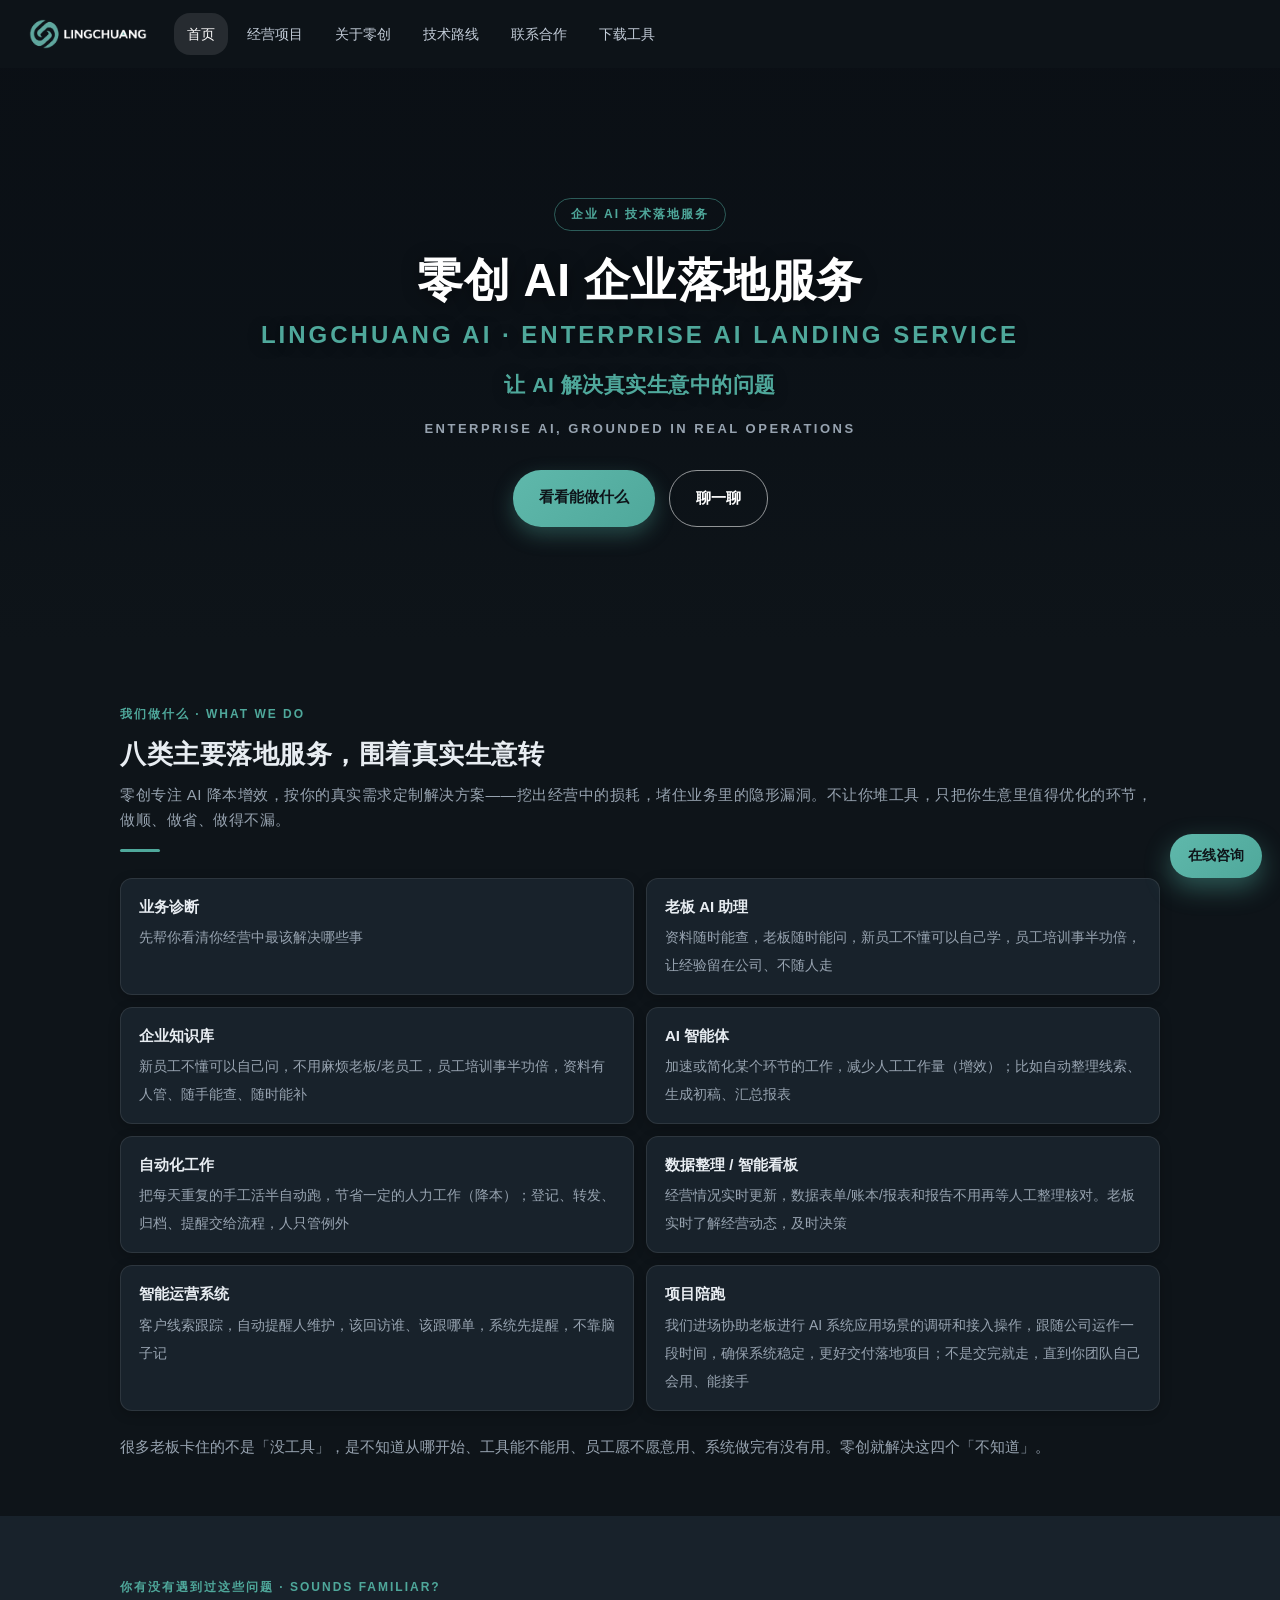
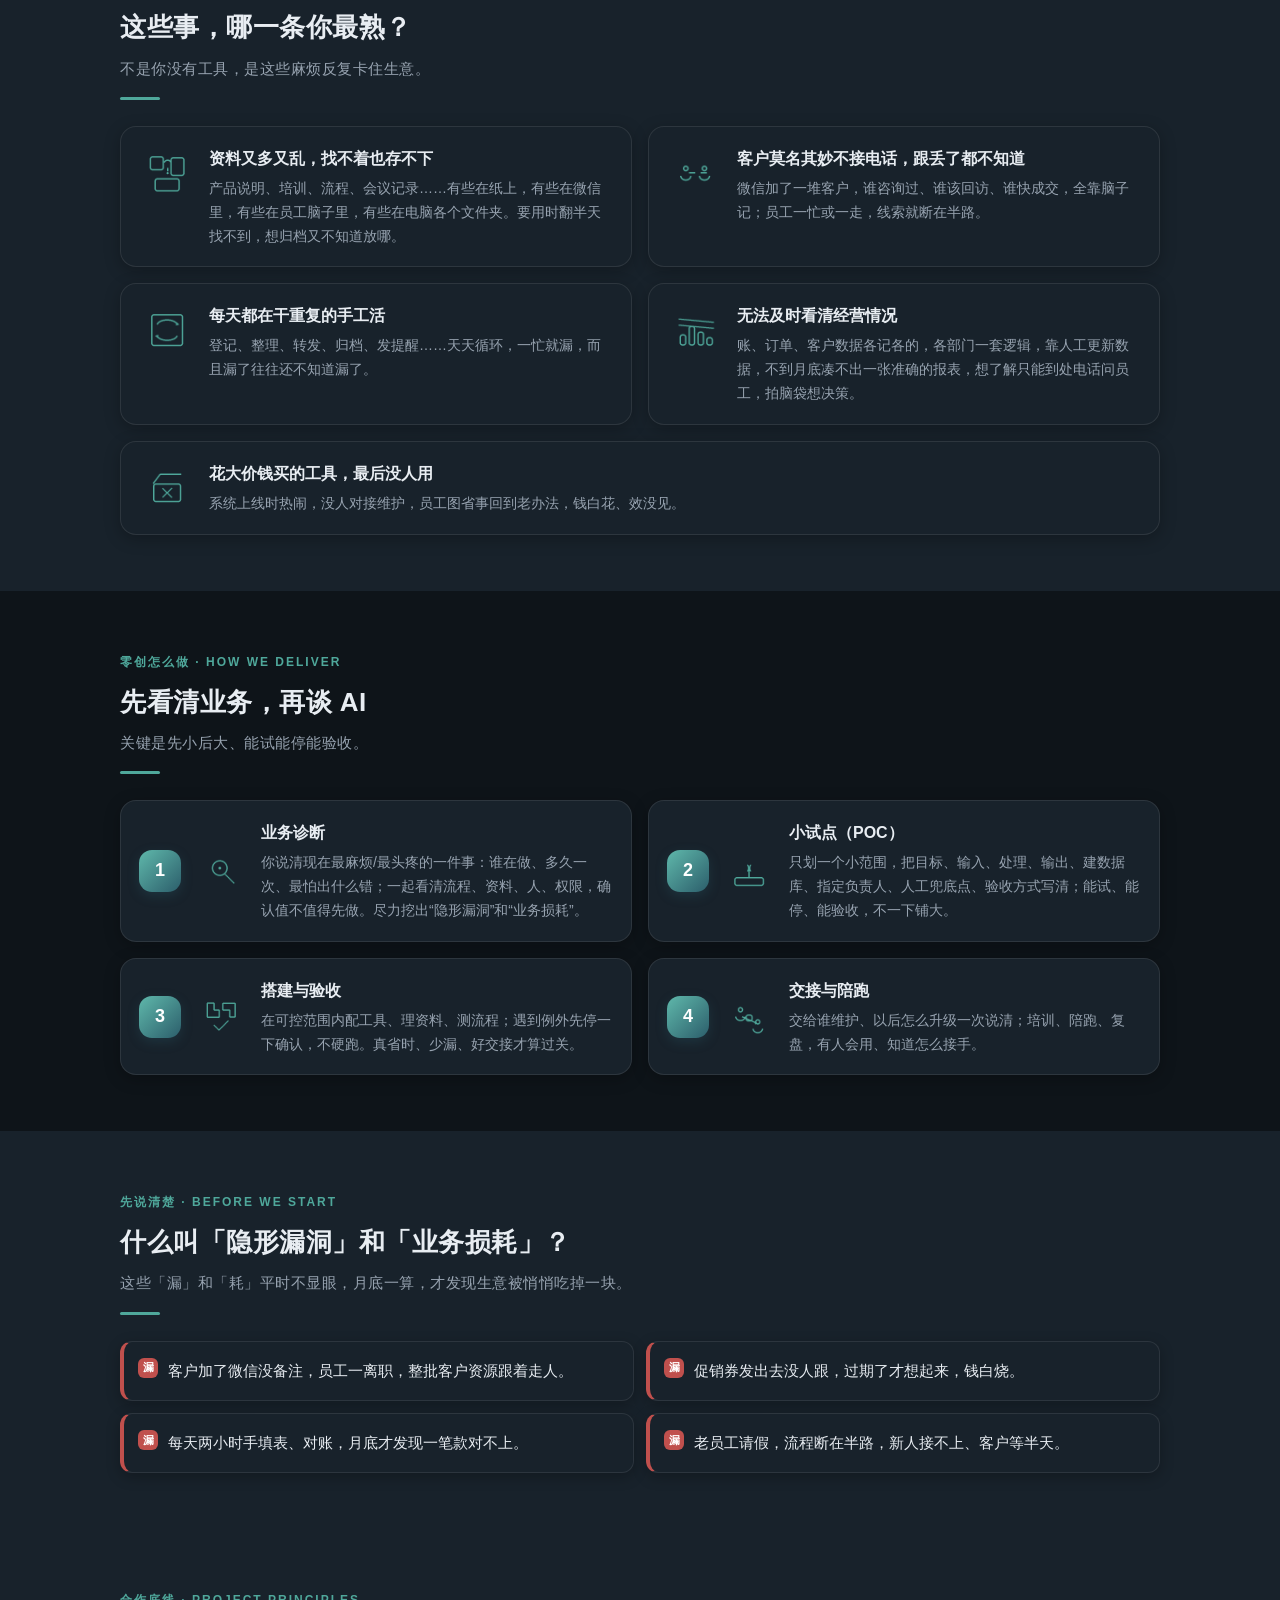
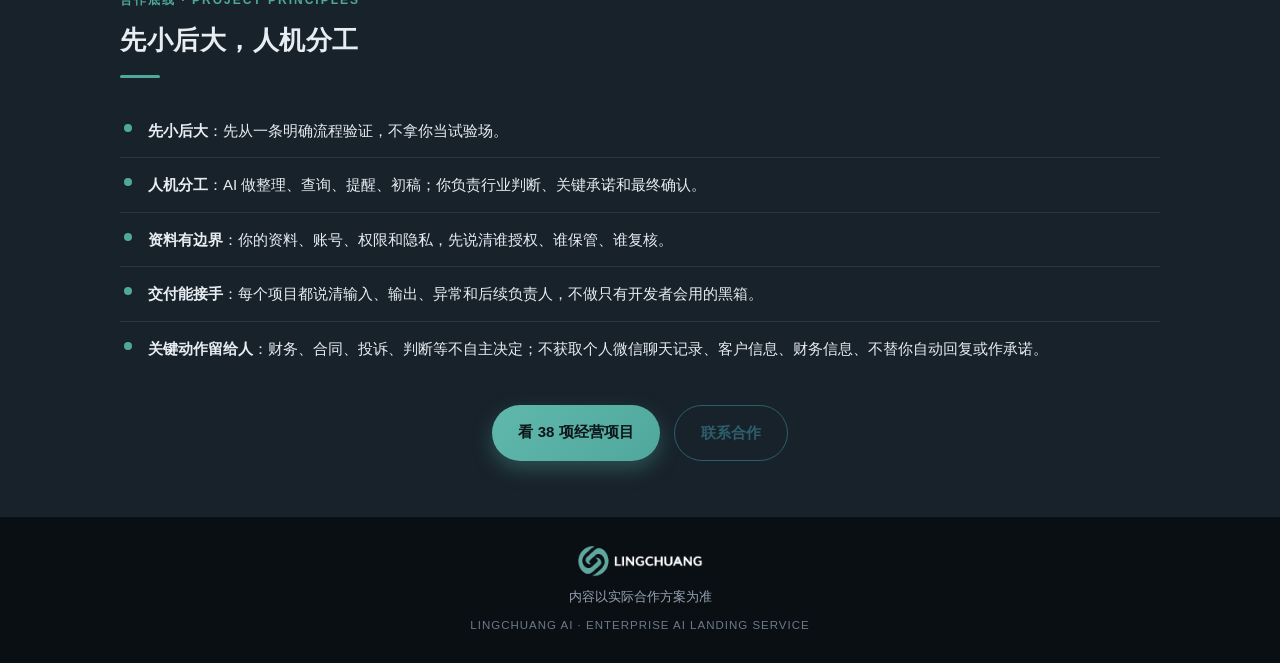
<file: index.html>
<!DOCTYPE html>
<html lang="zh-CN">
<head>
<meta charset="UTF-8">
<meta name="viewport" content="width=device-width, initial-scale=1.0">
<title>零创 AI 企业落地服务 · 企业 AI 落地</title>
<meta name="description" content="让 AI 解决真实生意中的问题。零创专注 AI 降本增效——挖出经营损耗、堵住隐形漏洞，不让你堆工具。业务诊断／老板 AI 助理／企业知识库／AI 智能体／自动化工作／数据整理/智能看板／智能运营系统／项目陪跑。">
<link rel="stylesheet" href="style.css">
  <link rel="icon" href="assets/logo/logo-icon-darkbg.png">
</head>
<body>
<nav class="site-nav">
  <a class="brand" href="index.html"><img src="assets/logo/logo-white.png" alt="零创 AI 企业落地服务"></a>
  <a href="index.html" class="active">首页</a>
  <a href="services.html">经营项目</a>
  <a href="about.html">关于零创</a>
  <a href="tech.html">技术路线</a>
  <a href="contact.html">联系合作</a>
  <a href="downloads.html">下载工具</a>
</nav>

<!-- hero -->
<section class="hero">
  <!-- 主视觉：桌面横幅 / 手机竖版双版本。小图 P0 交付后把两处 srcset 换成 hero-desktop.jpg / hero-mobile.jpg 即可 -->
  <picture class="hero-bg">
    <source media="(max-width:767px)" srcset="assets/hero-mobile.jpg">
    <img src="assets/hero-desktop.jpg" alt="" fetchpriority="high" decoding="async">
  </picture>
  <div class="hero-inner">
    <span class="badge">企业 AI 技术落地服务</span>
    <h1>零创 AI 企业落地服务</h1>
    <span class="hl-title-en">LingChuang AI · Enterprise AI Landing Service</span>
    <p class="hl-sub">让 AI 解决真实生意中的问题</p>
    <span class="hl-en">Enterprise AI, grounded in real operations</span>
    <div class="cta">
      <a class="btn btn-gold" href="services.html">看看能做什么</a>
      <a class="btn btn-line" href="contact.html">聊一聊</a>
    </div>
  </div>
</section>

<!-- 我们做啥 -->
<section class="section">
  <div class="container">
    <span class="eyebrow">我们做什么 · WHAT WE DO</span>
    <h2 class="h2">八类主要落地服务，围着真实生意转<span class="sub">零创专注 AI 降本增效，按你的真实需求定制解决方案——挖出经营中的损耗，堵住业务里的隐形漏洞。不让你堆工具，只把你生意里值得优化的环节，做顺、做省、做得不漏。</span></h2>
    <div class="rule"></div>
    <div class="whatwedo">
      <div class="wd"><b>业务诊断</b><span>先帮你看清你经营中最该解决哪些事</span></div>
      <div class="wd"><b>老板 AI 助理</b><span>资料随时能查，老板随时能问，新员工不懂可以自己学，员工培训事半功倍，让经验留在公司、不随人走</span></div>
      <div class="wd"><b>企业知识库</b><span>新员工不懂可以自己问，不用麻烦老板/老员工，员工培训事半功倍，资料有人管、随手能查、随时能补</span></div>
      <div class="wd"><b>AI 智能体</b><span>加速或简化某个环节的工作，减少人工工作量（增效）；比如自动整理线索、生成初稿、汇总报表</span></div>
      <div class="wd"><b>自动化工作</b><span>把每天重复的手工活半自动跑，节省一定的人力工作（降本）；登记、转发、归档、提醒交给流程，人只管例外</span></div>
      <div class="wd"><b>数据整理 / 智能看板</b><span>经营情况实时更新，数据表单/账本/报表和报告不用再等人工整理核对。老板实时了解经营动态，及时决策</span></div>
      <div class="wd"><b>智能运营系统</b><span>客户线索跟踪，自动提醒人维护，该回访谁、该跟哪单，系统先提醒，不靠脑子记</span></div>
      <div class="wd"><b>项目陪跑</b><span>我们进场协助老板进行 AI 系统应用场景的调研和接入操作，跟随公司运作一段时间，确保系统稳定，更好交付落地项目；不是交完就走，直到你团队自己会用、能接手</span></div>
    </div>
    <p class="lead" style="margin-top:22px">很多老板卡住的不是「没工具」，是不知道从哪开始、工具能不能用、员工愿不愿意用、系统做完有没有用。零创就解决这四个「不知道」。</p>
  </div>
</section>

<!-- 痛点 -->
<section class="section alt">
  <div class="container">
    <span class="eyebrow">你有没有遇到过这些问题 · SOUNDS FAMILIAR?</span>
    <h2 class="h2">这些事，哪一条你最熟？<span class="sub">不是你没有工具，是这些麻烦反复卡住生意。</span></h2>
    <div class="rule"></div>
    <div class="grid grid-2">
      <div class="pain"><img loading="lazy" decoding="async" src="assets/ico-pain-01.png"><div><div class="t">资料又多又乱，找不着也存不下</div><div class="d">产品说明、培训、流程、会议记录……有些在纸上，有些在微信里，有些在员工脑子里，有些在电脑各个文件夹。要用时翻半天找不到，想归档又不知道放哪。</div></div></div>
      <div class="pain"><img loading="lazy" decoding="async" src="assets/ico-pain-02.png"><div><div class="t">客户莫名其妙不接电话，跟丢了都不知道</div><div class="d">微信加了一堆客户，谁咨询过、谁该回访、谁快成交，全靠脑子记；员工一忙或一走，线索就断在半路。</div></div></div>
      <div class="pain"><img loading="lazy" decoding="async" src="assets/ico-pain-03.png"><div><div class="t">每天都在干重复的手工活</div><div class="d">登记、整理、转发、归档、发提醒……天天循环，一忙就漏，而且漏了往往还不知道漏了。</div></div></div>
      <div class="pain"><img loading="lazy" decoding="async" src="assets/ico-pain-04.png"><div><div class="t">无法及时看清经营情况</div><div class="d">账、订单、客户数据各记各的，各部门一套逻辑，靠人工更新数据，不到月底凑不出一张准确的报表，想了解只能到处电话问员工，拍脑袋想决策。</div></div></div>
      <div class="pain" style="grid-column:1/-1"><img loading="lazy" decoding="async" src="assets/ico-pain-05.png"><div><div class="t">花大价钱买的工具，最后没人用</div><div class="d">系统上线时热闹，没人对接维护，员工图省事回到老办法，钱白花、效没见。</div></div></div>
    </div>
  </div>
</section>

<!-- 步骤 -->
<section class="section">
  <div class="container">
    <span class="eyebrow">零创怎么做 · HOW WE DELIVER</span>
    <h2 class="h2">先看清业务，再谈 AI<span class="sub">关键是先小后大、能试能停能验收。</span></h2>
    <div class="rule"></div>
    <div class="grid grid-2">
      <div class="step"><div class="no">1</div><img loading="lazy" decoding="async" src="assets/ico-step-01.png"><div><div class="t">业务诊断</div><div class="d">你说清现在最麻烦/最头疼的一件事：谁在做、多久一次、最怕出什么错；一起看清流程、资料、人、权限，确认值不值得先做。尽力挖出“隐形漏洞”和“业务损耗”。</div></div></div>
      <div class="step"><div class="no">2</div><img loading="lazy" decoding="async" src="assets/ico-step-02.png"><div><div class="t">小试点（POC）</div><div class="d">只划一个小范围，把目标、输入、处理、输出、建数据库、指定负责人、人工兜底点、验收方式写清；能试、能停、能验收，不一下铺大。</div></div></div>
      <div class="step"><div class="no">3</div><img loading="lazy" decoding="async" src="assets/ico-step-03.png"><div><div class="t">搭建与验收</div><div class="d">在可控范围内配工具、理资料、测流程；遇到例外先停一下确认，不硬跑。真省时、少漏、好交接才算过关。</div></div></div>
      <div class="step"><div class="no">4</div><img loading="lazy" decoding="async" src="assets/ico-step-04.png"><div><div class="t">交接与陪跑</div><div class="d">交给谁维护、以后怎么升级一次说清；培训、陪跑、复盘，有人会用、知道怎么接手。</div></div></div>
    </div>
  </div>
</section>

<!-- 先说清楚 -->
<section class="section alt" id="leak">
  <div class="container">
    <span class="eyebrow">先说清楚 · BEFORE WE START</span>
    <h2 class="h2">什么叫「隐形漏洞」和「业务损耗」？<span class="sub">这些「漏」和「耗」平时不显眼，月底一算，才发现生意被悄悄吃掉一块。</span></h2>
    <div class="rule"></div>
    <div class="leaks">
      <div class="leak">客户加了微信没备注，员工一离职，整批客户资源跟着走人。</div>
      <div class="leak">促销券发出去没人跟，过期了才想起来，钱白烧。</div>
      <div class="leak">每天两小时手填表、对账，月底才发现一笔款对不上。</div>
      <div class="leak">老员工请假，流程断在半路，新人接不上、客户等半天。</div>
    </div>
  </div>
</section>

<!-- 合作底线 -->
<section class="section alt">
  <div class="container">
    <span class="eyebrow">合作底线 · PROJECT PRINCIPLES</span>
    <h2 class="h2">先小后大，人机分工</h2>
    <div class="rule"></div>
    <div class="boundary">
      <ul>
        <li><b>先小后大</b>：先从一条明确流程验证，不拿你当试验场。</li>
        <li><b>人机分工</b>：AI 做整理、查询、提醒、初稿；你负责行业判断、关键承诺和最终确认。</li>
        <li><b>资料有边界</b>：你的资料、账号、权限和隐私，先说清谁授权、谁保管、谁复核。</li>
        <li><b>交付能接手</b>：每个项目都说清输入、输出、异常和后续负责人，不做只有开发者会用的黑箱。</li>
        <li><b>关键动作留给人</b>：财务、合同、投诉、判断等不自主决定；不获取个人微信聊天记录、客户信息、财务信息、不替你自动回复或作承诺。</li>
      </ul>
    </div>
    <div class="cta" style="margin-top:30px">
      <a class="btn btn-gold" href="services.html">看 38 项经营项目</a>
      <a class="btn btn-line" href="contact.html" style="border-color:var(--blue);color:var(--blue)">联系合作</a>
    </div>
  </div>
</section>

<footer class="site-foot">
  <p><img class="foot-logo" src="assets/logo/logo-white.png" alt="零创 AI 企业落地服务"></p>
  <p>内容以实际合作方案为准</p>
  <p class="foot-en">LingChuang AI · Enterprise AI Landing Service</p>
</footer>

<!-- 悬浮客服入口 -->
<button class="chat-fab" id="openChatBtn">在线咨询</button>

<!-- 客服挂件 (AppFlow/阿里云百炼) -->
<script src="https://o.alicdn.com/appflow/chatbot/v1/AppflowChatSDK.js"></script>
<script>
  window.APPFLOW_CHAT_SDK.init({
    integrateConfig: {
      integrateId: 'cit-01083cbaf1fa46d0a3d8',
      domain: { requestDomain: 'https://1179180491329380.appflow.aliyunnest.com' }
    }
  });
</script>
<div class="chat-mask" id="chatMask"></div>
<div class="chat-panel" id="chatPanel">
  <div class="bar"><span>零创 AI 在线助手</span><div class="x" id="chatClose">×</div></div>
  <iframe src="https://1179180491329380.appflow.aliyunnest.com/webhook/home/b271bff17b8977775b9dcb58c8df6db574f133b3588fff1a439ec6384c709ce7919f0ac040108968f5/index" width="100%" height="100%" frameborder="0"></iframe>
</div>
<script>
  (function(){
    var panel=document.getElementById('chatPanel'),mask=document.getElementById('chatMask'),btn=document.getElementById('openChatBtn'),x=document.getElementById('chatClose');
    function open(){panel.classList.add('open');mask.classList.add('open');}
    function close(){panel.classList.remove('open');mask.classList.remove('open');}
    if(btn){btn.addEventListener('click',function(e){e.preventDefault();open();});}
    x.addEventListener('click',close);
    mask.addEventListener('click',close);
  })();
</script>
</body>
</html>
</file>
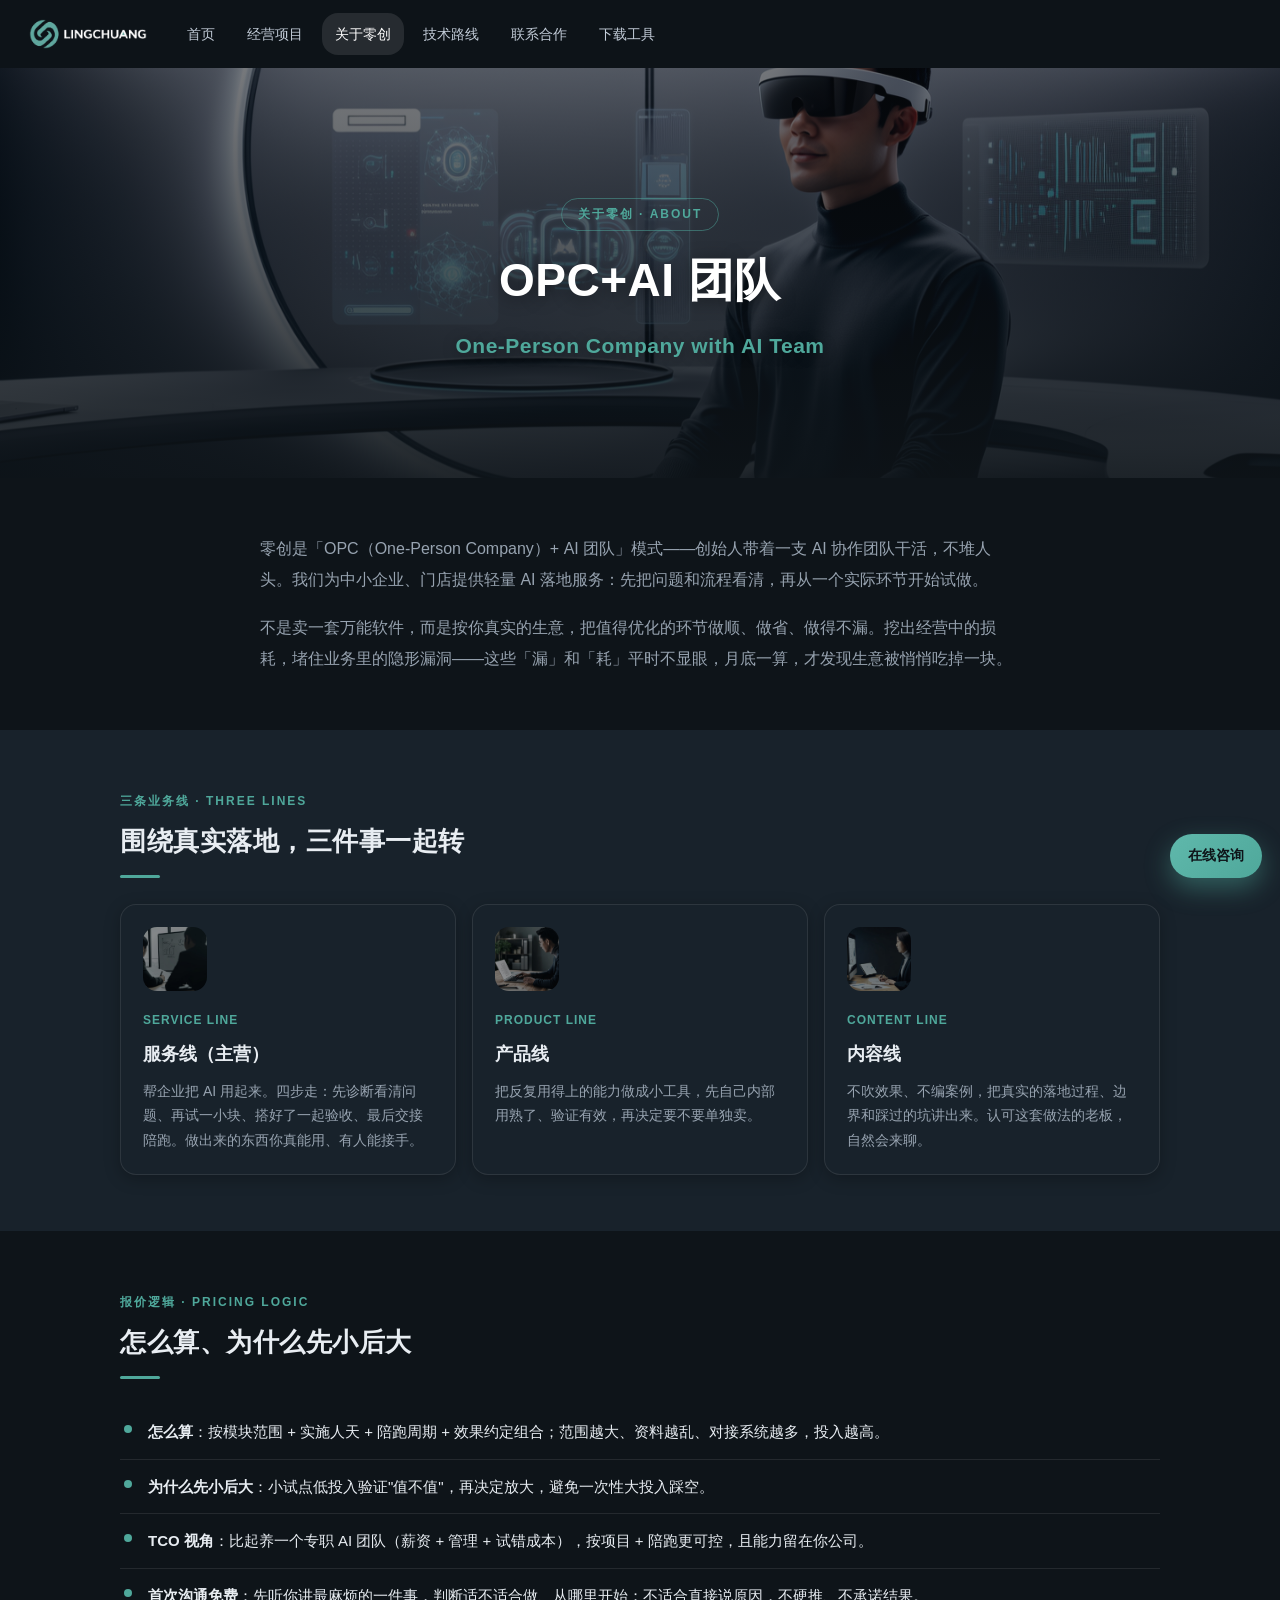
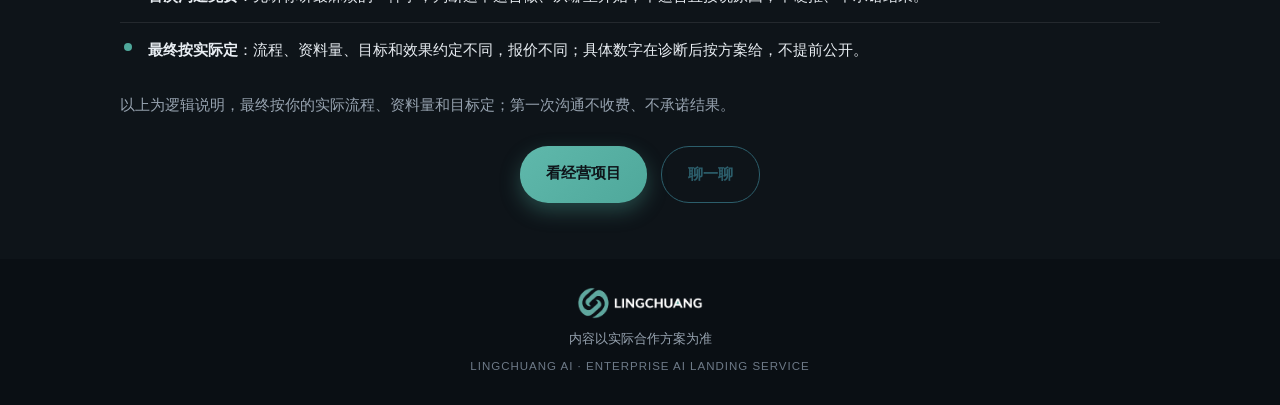
<file: about.html>
<!DOCTYPE html>
<html lang="zh-CN">
<head>
<meta charset="UTF-8">
<meta name="viewport" content="width=device-width, initial-scale=1.0">
<title>关于零创 · OPC + AI 团队</title>
<meta name="description" content="关于零创——OPC + AI 团队模式，按你真实的生意把值得优化的环节做顺、做省、做得不漏。服务线／产品线／内容线三线并行。">
<link rel="stylesheet" href="style.css">
  <link rel="icon" href="assets/logo/logo-icon-darkbg.png">
</head>
<body>
<nav class="site-nav">
  <a class="brand" href="index.html"><img src="assets/logo/logo-white.png" alt="零创 AI 企业落地服务"></a>
  <a href="index.html">首页</a>
  <a href="services.html">经营项目</a>
  <a href="about.html" class="active">关于零创</a>
  <a href="tech.html">技术路线</a>
  <a href="contact.html">联系合作</a>
  <a href="downloads.html">下载工具</a>
</nav>

<section class="hero">
  <picture class="hero-bg">
    <img src="assets/about-hero.jpg" alt="" fetchpriority="high" decoding="async">
  </picture>
  <div class="hero-inner">
    <span class="badge">关于零创 · ABOUT</span>
    <h1>OPC+AI 团队</h1>
    <p class="hl-sub">One-Person Company with AI Team</p>
  </div>
</section>

<section class="section">
  <div class="container">
    <p class="about-lead">零创是「OPC（One-Person Company）+ AI 团队」模式——创始人带着一支 AI 协作团队干活，不堆人头。我们为中小企业、门店提供轻量 AI 落地服务：先把问题和流程看清，再从一个实际环节开始试做。</p>
    <p class="about-lead" style="margin-top:18px">不是卖一套万能软件，而是按你真实的生意，把值得优化的环节做顺、做省、做得不漏。挖出经营中的损耗，堵住业务里的隐形漏洞——这些「漏」和「耗」平时不显眼，月底一算，才发现生意被悄悄吃掉一块。</p>
  </div>
</section>

<section class="section alt">
  <div class="container">
    <span class="eyebrow">三条业务线 · THREE LINES</span>
    <h2 class="h2">围绕真实落地，三件事一起转</h2>
    <div class="rule"></div>
      <div class="lines">
      <div class="line"><img loading="lazy" decoding="async" src="assets/dir_A.jpg"><div class="tag">SERVICE LINE</div><h3>服务线（主营）</h3><p>帮企业把 AI 用起来。四步走：先诊断看清问题、再试一小块、搭好了一起验收、最后交接陪跑。做出来的东西你真能用、有人能接手。</p></div>
      <div class="line"><img loading="lazy" decoding="async" src="assets/dir_B.jpg"><div class="tag">PRODUCT LINE</div><h3>产品线</h3><p>把反复用得上的能力做成小工具，先自己内部用熟了、验证有效，再决定要不要单独卖。</p></div>
      <div class="line"><img loading="lazy" decoding="async" src="assets/dir_C.jpg"><div class="tag">CONTENT LINE</div><h3>内容线</h3><p>不吹效果、不编案例，把真实的落地过程、边界和踩过的坑讲出来。认可这套做法的老板，自然会来聊。</p></div>
    </div>
  </div>
</section>

<section class="section">
  <div class="container">
    <span class="eyebrow">报价逻辑 · PRICING LOGIC</span>
    <h2 class="h2">怎么算、为什么先小后大</h2>
    <div class="rule"></div>
    <div class="boundary">
      <ul>
        <li><b>怎么算</b>：按模块范围 + 实施人天 + 陪跑周期 + 效果约定组合；范围越大、资料越乱、对接系统越多，投入越高。</li>
        <li><b>为什么先小后大</b>：小试点低投入验证"值不值"，再决定放大，避免一次性大投入踩空。</li>
        <li><b>TCO 视角</b>：比起养一个专职 AI 团队（薪资 + 管理 + 试错成本），按项目 + 陪跑更可控，且能力留在你公司。</li>
        <li><b>首次沟通免费</b>：先听你讲最麻烦的一件事，判断适不适合做、从哪里开始；不适合直接说原因，不硬推、不承诺结果。</li>
        <li><b>最终按实际定</b>：流程、资料量、目标和效果约定不同，报价不同；具体数字在诊断后按方案给，不提前公开。</li>
      </ul>
    </div>
    <p class="lead" style="margin-top:14px">以上为逻辑说明，最终按你的实际流程、资料量和目标定；第一次沟通不收费、不承诺结果。</p>
    <div class="cta" style="margin-top:28px">
      <a class="btn btn-gold" href="services.html">看经营项目</a>
      <a class="btn btn-line" href="contact.html" style="border-color:var(--blue);color:var(--blue)">聊一聊</a>
    </div>
  </div>
</section>

<footer class="site-foot">
  <p><img class="foot-logo" src="assets/logo/logo-white.png" alt="零创 AI 企业落地服务"></p>
  <p>内容以实际合作方案为准</p>
  <p class="foot-en">LingChuang AI · Enterprise AI Landing Service</p>
</footer>

<button class="chat-fab" id="openChatBtn">在线咨询</button>

<script src="https://o.alicdn.com/appflow/chatbot/v1/AppflowChatSDK.js"></script>
<script>
  window.APPFLOW_CHAT_SDK.init({
    integrateConfig: {
      integrateId: 'cit-01083cbaf1fa46d0a3d8',
      domain: { requestDomain: 'https://1179180491329380.appflow.aliyunnest.com' }
    }
  });
</script>
<div class="chat-mask" id="chatMask"></div>
<div class="chat-panel" id="chatPanel">
  <div class="bar"><span>零创 AI 在线助手</span><div class="x" id="chatClose">×</div></div>
  <iframe src="https://1179180491329380.appflow.aliyunnest.com/webhook/home/b271bff17b8977775b9dcb58c8df6db574f133b3588fff1a439ec6384c709ce7919f0ac040108968f5/index" width="100%" height="100%" frameborder="0"></iframe>
</div>
<script>
  (function(){
    var panel=document.getElementById('chatPanel'),mask=document.getElementById('chatMask'),btn=document.getElementById('openChatBtn'),x=document.getElementById('chatClose');
    function open(){panel.classList.add('open');mask.classList.add('open');}
    function close(){panel.classList.remove('open');mask.classList.remove('open');}
    if(btn){btn.addEventListener('click',function(e){e.preventDefault();open();});}
    x.addEventListener('click',close);
    mask.addEventListener('click',close);
  })();
</script>
</body>
</html>
</file>
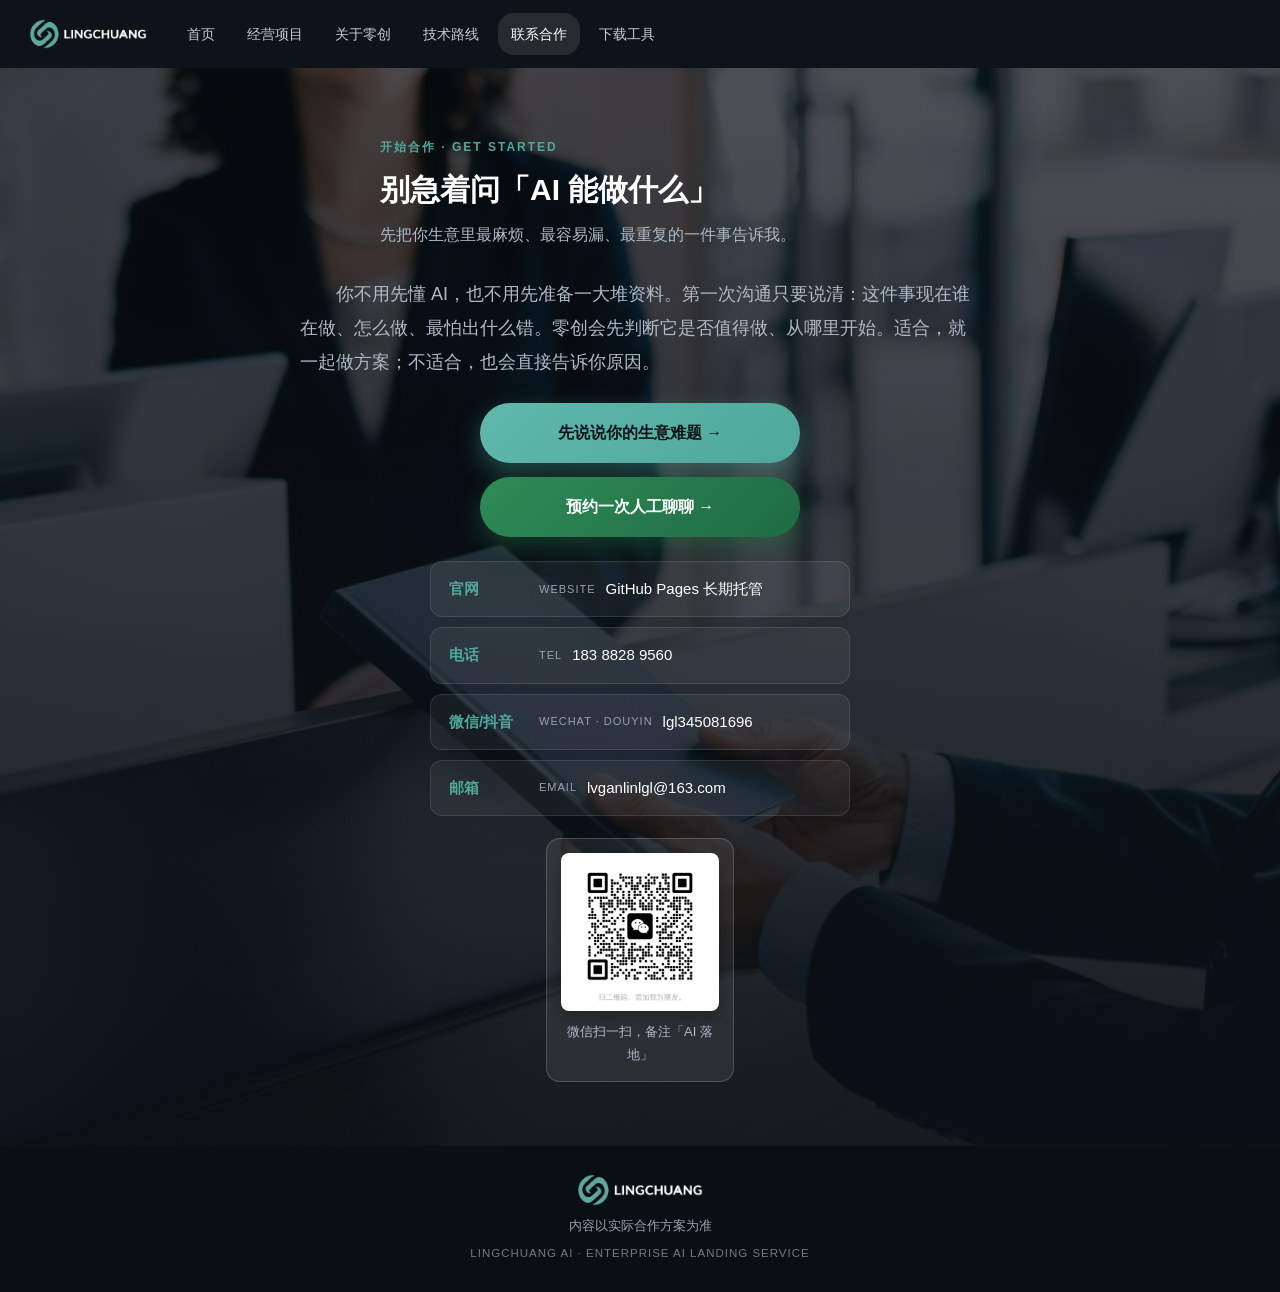
<file: contact.html>
<!DOCTYPE html>
<html lang="zh-CN">
<head>
<meta charset="UTF-8">
<meta name="viewport" content="width=device-width, initial-scale=1.0">
<title>联系合作 · 零创 AI 企业落地服务</title>
<meta name="description" content="联系零创 AI 企业落地服务：电话 183 8828 9560，微信／抖音 lgl345081696，邮箱 lvganlinlgl@163.com。报价只讲逻辑不公开具体数字，首次沟通免费。">
<link rel="stylesheet" href="style.css">
  <link rel="icon" href="assets/logo/logo-icon-darkbg.png">
</head>
<body>
<nav class="site-nav">
  <a class="brand" href="index.html"><img src="assets/logo/logo-white.png" alt="零创 AI 企业落地服务"></a>
  <a href="index.html">首页</a>
  <a href="services.html">经营项目</a>
  <a href="about.html">关于零创</a>
  <a href="tech.html">技术路线</a>
  <a href="contact.html" class="active">联系合作</a>
  <a href="downloads.html">下载工具</a>
</nav>

<section class="contact">
  <picture class="hero-bg">
    <img src="assets/contact-hero.jpg" alt="" fetchpriority="high" decoding="async">
  </picture>
  <div class="hero-inner">
    <div class="container" style="max-width:560px">
    <span class="eyebrow">开始合作 · GET STARTED</span>
    <h1>别急着问「AI 能做什么」</h1>
    <div class="sub">先把你生意里最麻烦、最容易漏、最重复的一件事告诉我。</div>
    </div>
    <div class="container" style="max-width:860px">
    <p class="lead" style="text-indent:2em">你不用先懂 AI，也不用先准备一大堆资料。第一次沟通只要说清：这件事现在谁在做、怎么做、最怕出什么错。零创会先判断它是否值得做、从哪里开始。适合，就一起做方案；不适合，也会直接告诉你原因。</p>
    </div>
    <div class="container" style="max-width:560px">
    <div class="formbtns">
      <a class="aidiag" id="openChatBtn" href="javascript:void(0)">先说说你的生意难题 →</a>
      <a class="aidiag2" href="https://dxuuddgd.jsjform.com/f/fqbzul" target="_blank" rel="noopener noreferrer">预约一次人工聊聊 →</a>
    </div>
    <div class="row">
      <div class="item"><b>官网</b><span class="mini-en">Website</span><a href="https://345081696-blip.github.io/lingchuang-site/" target="_blank" rel="noopener">GitHub Pages 长期托管</a></div>
      <div class="item"><b>电话</b><span class="mini-en">Tel</span><a href="tel:18388289560">183 8828 9560</a></div>
      <div class="item"><b>微信/抖音</b><span class="mini-en">WeChat · Douyin</span>lgl345081696</div>
      <div class="item"><b>邮箱</b><span class="mini-en">Email</span><a href="mailto:lvganlinlgl@163.com">lvganlinlgl@163.com</a></div>
    </div>
    <div class="wx-qr">
      <img src="assets/wechat-qr.jpg" alt="微信二维码" loading="lazy" decoding="async">
      <div class="cap">微信扫一扫，备注「AI 落地」</div>
    </div>

    </div>
  </div>
</section>

<footer class="site-foot">
  <p><img class="foot-logo" src="assets/logo/logo-white.png" alt="零创 AI 企业落地服务"></p>
  <p>内容以实际合作方案为准</p>
  <p class="foot-en">LingChuang AI · Enterprise AI Landing Service</p>
</footer>

<script src="https://o.alicdn.com/appflow/chatbot/v1/AppflowChatSDK.js"></script>
<script>
  window.APPFLOW_CHAT_SDK.init({
    integrateConfig: {
      integrateId: 'cit-01083cbaf1fa46d0a3d8',
      domain: { requestDomain: 'https://1179180491329380.appflow.aliyunnest.com' }
    }
  });
</script>
<div class="chat-mask" id="chatMask"></div>
<div class="chat-panel" id="chatPanel">
  <div class="bar"><span>零创 AI 在线助手</span><div class="x" id="chatClose">×</div></div>
  <iframe src="https://1179180491329380.appflow.aliyunnest.com/webhook/home/b271bff17b8977775b9dcb58c8df6db574f133b3588fff1a439ec6384c709ce7919f0ac040108968f5/index" width="100%" height="100%" frameborder="0"></iframe>
</div>
<script>
  (function(){
    var panel=document.getElementById('chatPanel'),mask=document.getElementById('chatMask'),btn=document.getElementById('openChatBtn'),x=document.getElementById('chatClose');
    function open(){panel.classList.add('open');mask.classList.add('open');}
    function close(){panel.classList.remove('open');mask.classList.remove('open');}
    if(btn){btn.addEventListener('click',function(e){e.preventDefault();open();});}
    x.addEventListener('click',close);
    mask.addEventListener('click',close);
  })();
</script>
</body>
</html>
</file>
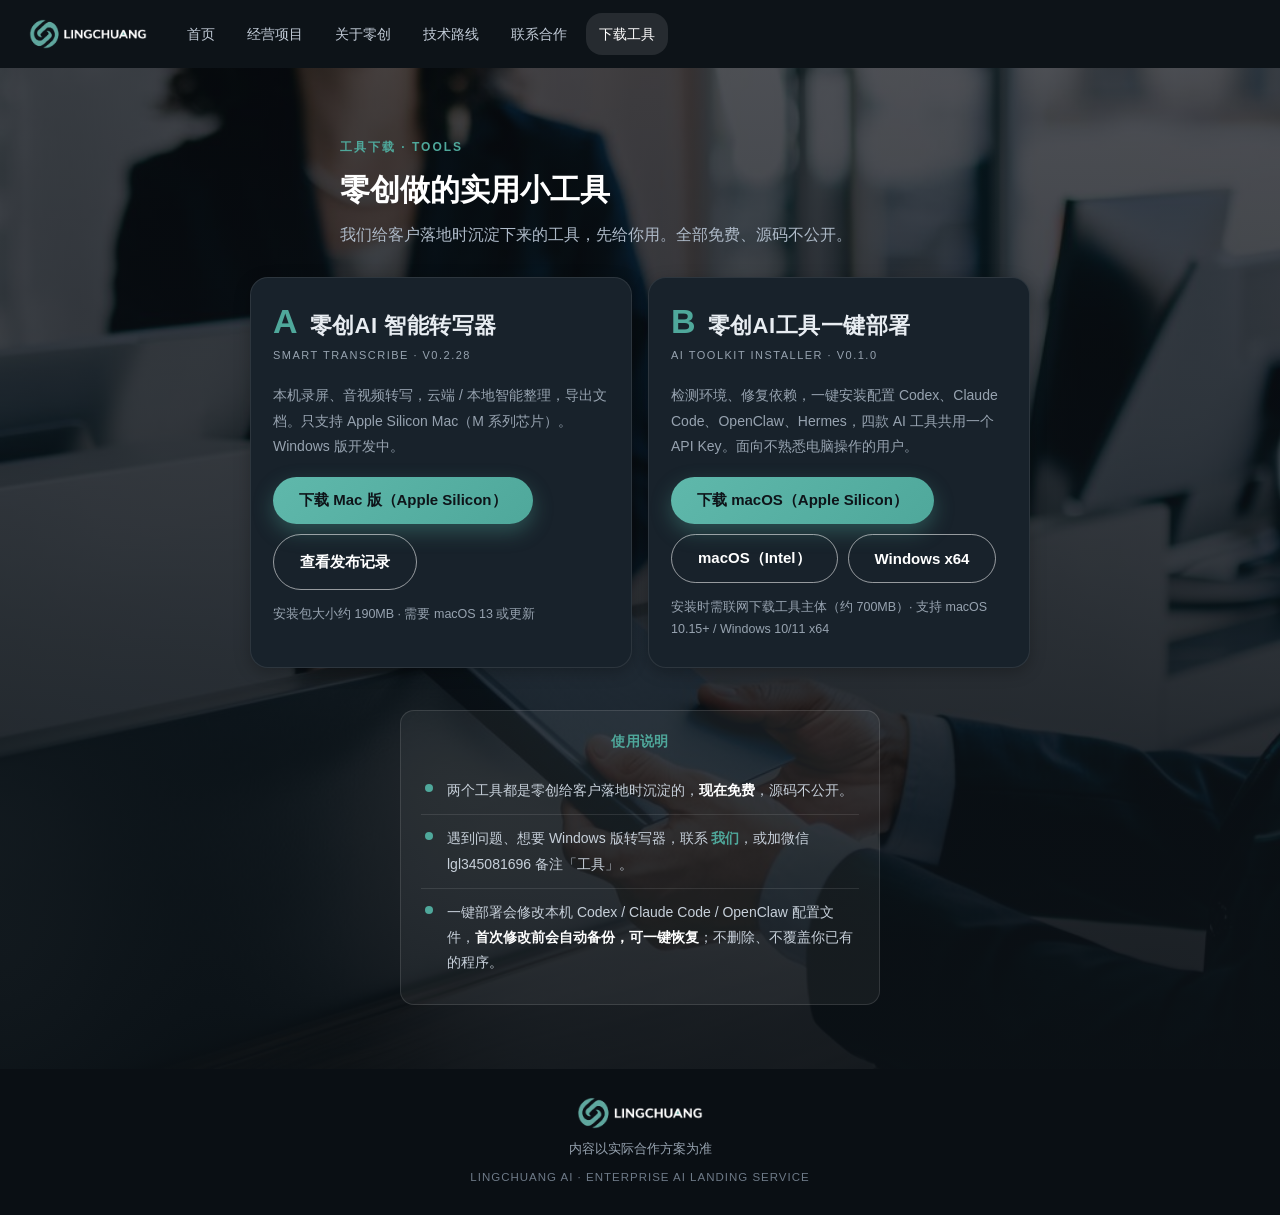
<file: downloads.html>
<!DOCTYPE html>
<html lang="zh-CN">
<head>
<meta charset="UTF-8">
<meta name="viewport" content="width=device-width, initial-scale=1.0">
<title>下载工具 · 零创 AI 企业落地服务</title>
<meta name="description" content="零创出品实用工具：零创AI 智能转写器（Mac 本机录屏/音视频转写）、零创AI工具一键部署（Codex/Claude Code/OpenClaw 一键部署助手）。">
<link rel="stylesheet" href="style.css">
  <link rel="icon" href="assets/logo/logo-icon-darkbg.png">
</head>
<body>
<nav class="site-nav">
  <a class="brand" href="index.html"><img src="assets/logo/logo-white.png" alt="零创 AI 企业落地服务"></a>
  <a href="index.html">首页</a>
  <a href="services.html">经营项目</a>
  <a href="about.html">关于零创</a>
  <a href="tech.html">技术路线</a>
  <a href="contact.html">联系合作</a>
  <a href="downloads.html" class="active">下载工具</a>
</nav>

<section class="contact">
  <picture class="hero-bg">
    <img src="assets/contact-hero.jpg" alt="" fetchpriority="high" decoding="async">
  </picture>
  <div class="hero-inner">
    <div class="container" style="max-width:640px">
    <span class="eyebrow">工具下载 · TOOLS</span>
    <h1>零创做的实用小工具</h1>
    <div class="sub">我们给客户落地时沉淀下来的工具，先给你用。全部免费、源码不公开。</div>
    </div>

    <div class="container" style="max-width:860px">
    <div class="grid grid-2" style="margin-top:6px">

      <div class="svc">
        <div class="top"><div class="idx">A</div><h2>零创AI 智能转写器</h2></div>
        <div class="en">Smart Transcribe · v0.2.28</div>
        <p style="color:var(--muted);font-size:14px;line-height:1.8">本机录屏、音视频转写，云端 / 本地智能整理，导出文档。只支持 Apple Silicon Mac（M 系列芯片）。Windows 版开发中。</p>
        <div style="margin-top:18px;display:flex;gap:10px;flex-wrap:wrap">
          <button type="button" class="btn btn-gold dl-btn" data-url="https://github.com/345081696-blip/zero-create-ai-smart-transcribe-downloads/releases/download/v0.2.28/ZeroCreateAI-SmartTranscribe-0.2.28-arm64.dmg">下载 Mac 版（Apple Silicon）</button>
          <a class="btn btn-line" href="https://github.com/345081696-blip/zero-create-ai-smart-transcribe-downloads/releases" target="_blank" rel="noopener">查看发布记录</a>
        </div>
        <p style="color:var(--muted);font-size:12.5px;margin-top:14px">安装包大小约 190MB · 需要 macOS 13 或更新</p>
      </div>

      <div class="svc">
        <div class="top"><div class="idx">B</div><h2>零创AI工具一键部署</h2></div>
        <div class="en">AI Toolkit Installer · v0.1.0</div>
        <p style="color:var(--muted);font-size:14px;line-height:1.8">检测环境、修复依赖，一键安装配置 Codex、Claude Code、OpenClaw、Hermes，四款 AI 工具共用一个 API Key。面向不熟悉电脑操作的用户。</p>
        <div style="margin-top:18px;display:flex;gap:10px;flex-wrap:wrap">
          <button type="button" class="btn btn-gold dl-btn" data-url="https://github.com/345081696-blip/zero-ai-toolkit-installer-downloads/releases/download/v0.1.0/zero-ai-toolkit-v0.1.0-macos-arm64.dmg">下载 macOS（Apple Silicon）</button>
          <button type="button" class="btn btn-line dl-btn" data-url="https://github.com/345081696-blip/zero-ai-toolkit-installer-downloads/releases/download/v0.1.0/zero-ai-toolkit-v0.1.0-macos-x64.dmg">macOS（Intel）</button>
          <button type="button" class="btn btn-line dl-btn" data-url="https://github.com/345081696-blip/zero-ai-toolkit-installer-downloads/releases/download/v0.1.0/zero-ai-toolkit-v0.1.0-windows-x64.zip">Windows x64</button>
        </div>
        <p style="color:var(--muted);font-size:12.5px;margin-top:14px">安装时需联网下载工具主体（约 700MB）· 支持 macOS 10.15+ / Windows 10/11 x64</p>
      </div>

    </div>
    </div>

    <div class="container" style="max-width:640px">
    <div class="quote">
      <div class="qt">使用说明</div>
      <ul>
        <li>两个工具都是零创给客户落地时沉淀的，<b>现在免费</b>，源码不公开。</li>
        <li>遇到问题、想要 Windows 版转写器，联系 <a href="contact.html" style="color:var(--accent);font-weight:600">我们</a>，或加微信 lgl345081696 备注「工具」。</li>
        <li>一键部署会修改本机 Codex / Claude Code / OpenClaw 配置文件，<b>首次修改前会自动备份，可一键恢复</b>；不删除、不覆盖你已有的程序。</li>
      </ul>
    </div>
    </div>

  </div>
</section>

<footer class="site-foot">
  <p><img class="foot-logo" src="assets/logo/logo-white.png" alt="零创 AI 企业落地服务"></p>
  <p>内容以实际合作方案为准</p>
  <p class="foot-en">LingChuang AI · Enterprise AI Landing Service</p>
</footer>

<!-- 下载前说明模态 -->
<div class="modal-mask" id="dlMask">
  <div class="modal dl-modal" role="dialog" aria-modal="true" aria-label="下载前说明">
    <div class="x" id="dlClose">×</div>
    <h3>下载前先看 30 秒<br>装的时候系统会弹警告，这么做就行</h3>
    <div class="en">Don't be scared off by the pop-up</div>

    <div class="dl-sec">
      <b>为什么会弹警告？</b>
      <p>这两个工具暂时还没买官方签名证书（那是每年要花钱的，现在工具免费送，先省着）。Mac 和 Windows 系统见到没签名的软件，都会<em>例行弹一次安全确认</em>——这是系统对"新软件"的正常拦截，<b>不是软件有问题，更不是病毒</b>。零创自己天天在用，放心。</p>
    </div>

    <div class="dl-sec os">
      <b>🍎 Mac 电脑会看到什么？</b>
      <p>双击安装包时，系统可能提示：<span class="warn">「macOS 无法验证开发者」</span></p>
      <p>这么做（选一种）：</p>
      <p>① 最稳：在安装包上 <b>点右键 → 打开 → 仍要打开</b>。</p>
      <p>② 或者：<b>系统设置 → 隐私与安全性</b> → 往下找到 <b>「仍要打开」</b> → 点它 → 输密码确认。</p>
      <p class="tip">放行一次，以后打开就正常了。</p>
    </div>

    <div class="dl-sec os">
      <b>🪟 Windows 电脑会看到什么？</b>
      <p>双击安装包时，屏幕可能提示：<span class="warn">「Windows 已保护你的电脑」</span></p>
      <p>这么做：点 <b>「更多信息」</b> → 再点 <b>「仍要运行」</b> → 就装上了。</p>
      <p class="tip">如果浏览器下载时也弹「保留 / 不保留」，点 <b>保留</b> 继续。</p>
    </div>

    <div class="dl-sec">
      <b>装完第一次打开，可能还会问一次</b>
      <p>跟上面一样的道理，同样放行一次就行，以后每次打开都正常，不会一直问。</p>
    </div>

    <div class="dl-sec help">
      <b>还是搞不定？</b>
      <p>加微信 <b>lgl345081696</b> 备注「工具」，我们远程帮你装；也可以直接找 <a href="contact.html" style="color:var(--accent);font-weight:600">我们</a>。别让一个弹窗拦住一个好工具。</p>
    </div>

    <div class="dl-actions">
      <button type="button" class="btn btn-gold" id="dlGo">我明白了，开始下载</button>
      <button type="button" class="btn btn-line" id="dlCancel">先不装了</button>
    </div>
  </div>
</div>

<script>
(function(){
  var mask=document.getElementById('dlMask'),go=document.getElementById('dlGo'),cancel=document.getElementById('dlCancel'),close=document.getElementById('dlClose');
  var targetUrl='';
  var btns=document.querySelectorAll('.dl-btn');
  for(var i=0;i<btns.length;i++){
    btns[i].addEventListener('click',function(e){
      e.preventDefault();
      targetUrl=this.getAttribute('data-url')||'';
      mask.classList.add('open');
    });
  }
  function hide(){mask.classList.remove('open');}
  go.addEventListener('click',function(){
    if(targetUrl){ window.location.href=targetUrl; }
    hide();
  });
  cancel.addEventListener('click',hide);
  close.addEventListener('click',hide);
  mask.addEventListener('click',function(e){ if(e.target===mask){hide();} });
  document.addEventListener('keydown',function(e){ if(e.key==='Escape'){hide();} });
})();
</script>
</body>
</html>
</file>
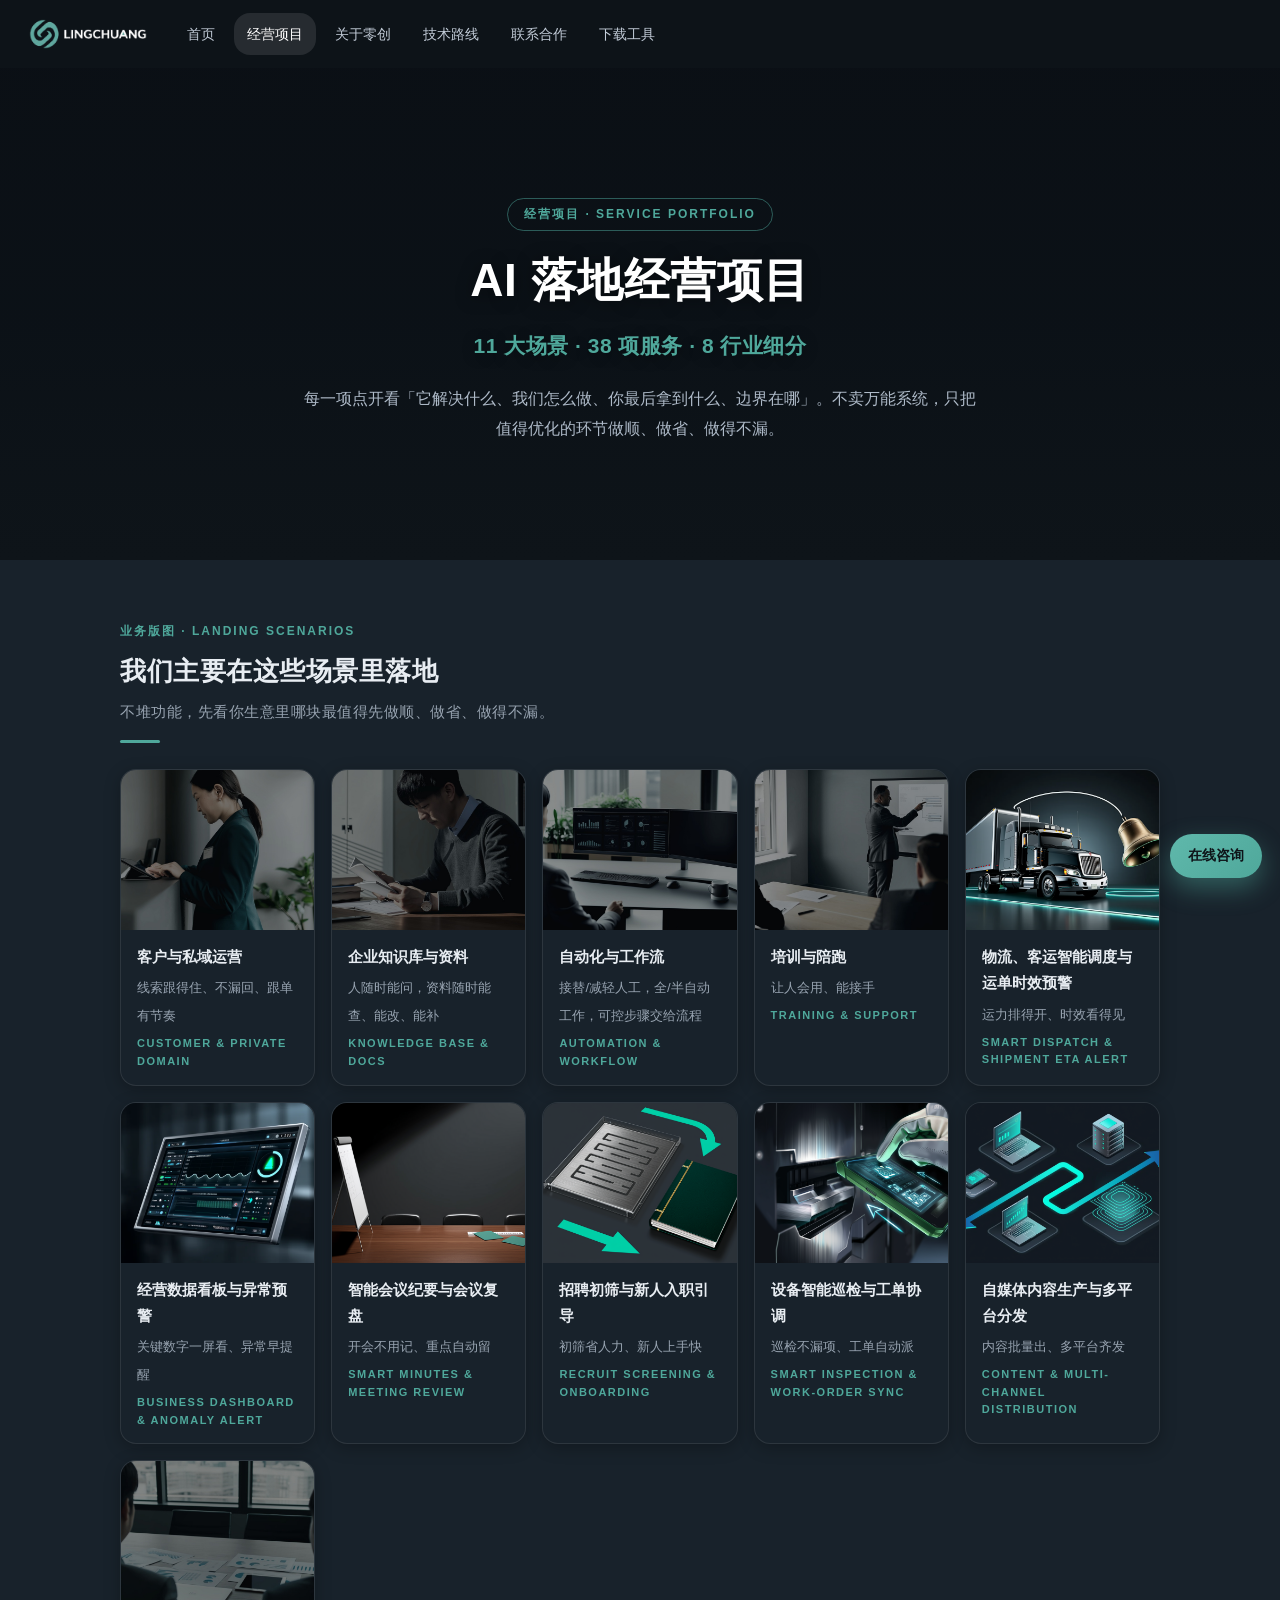
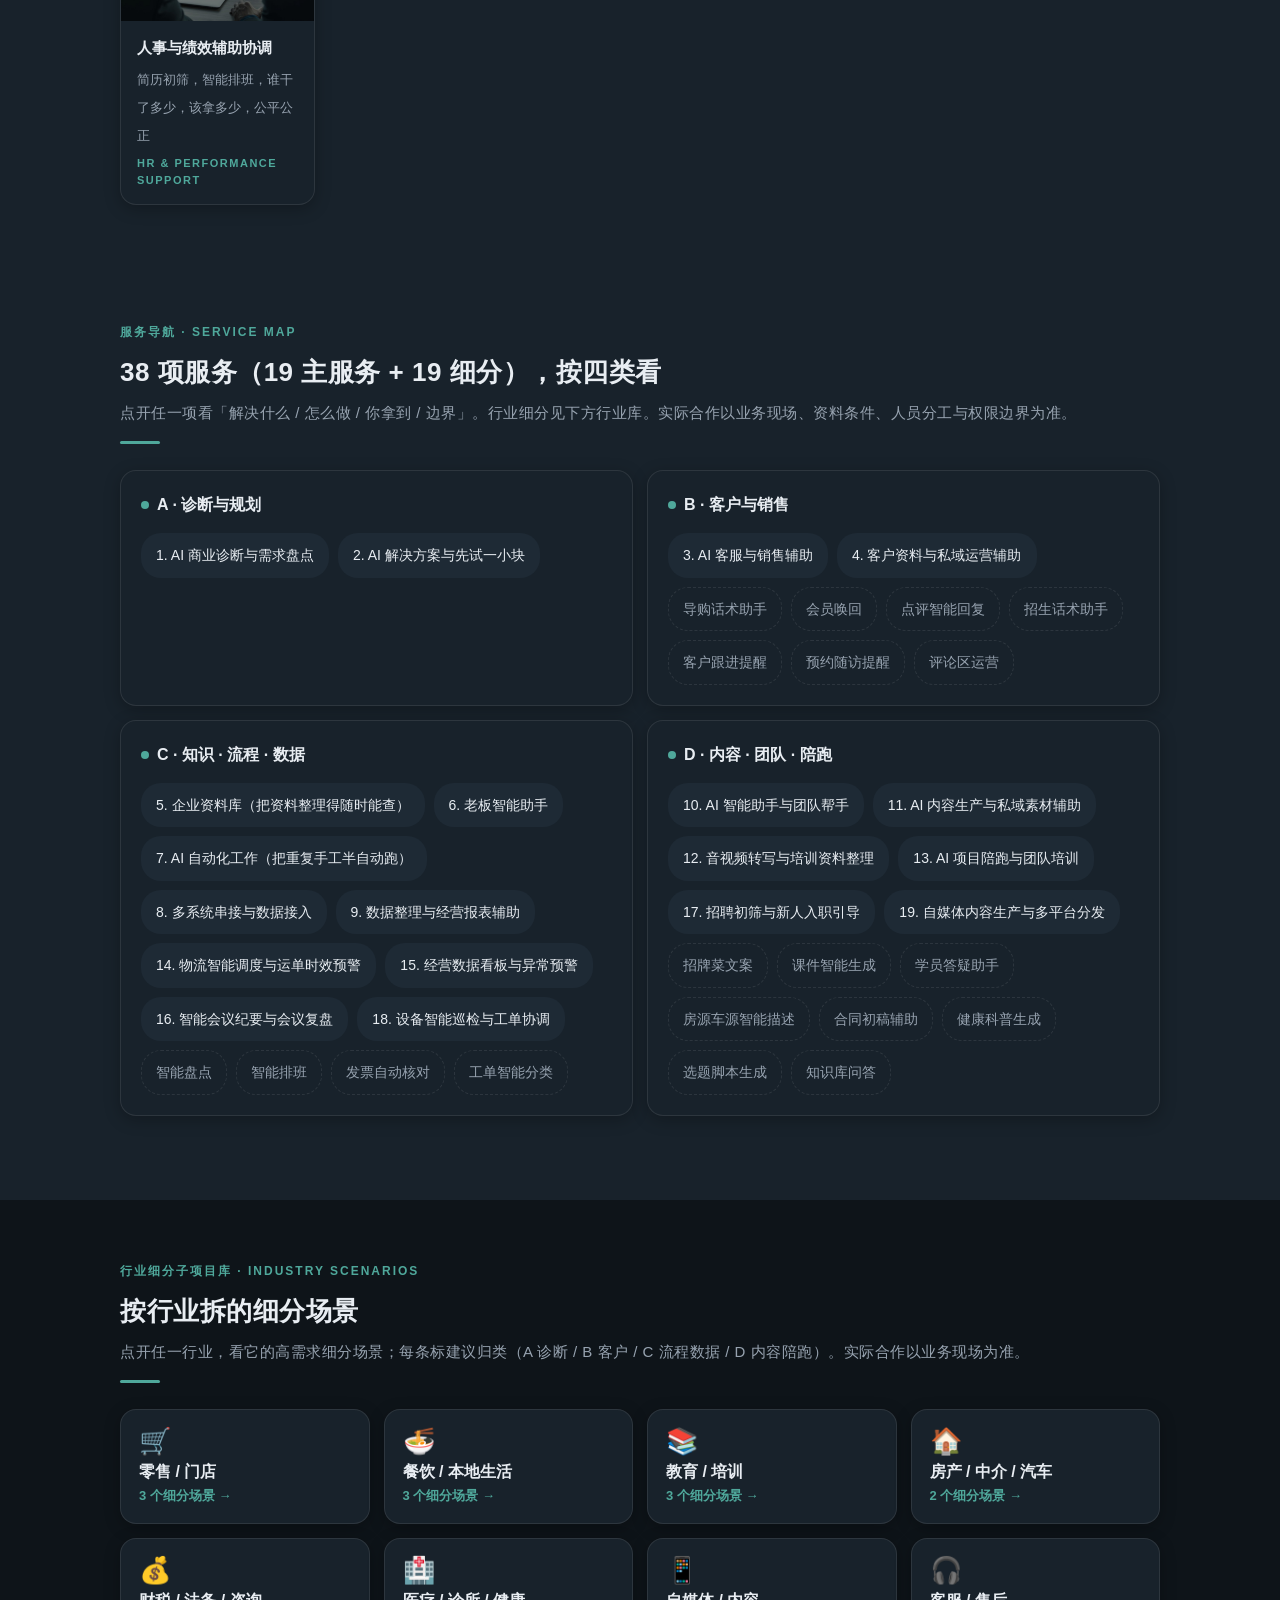
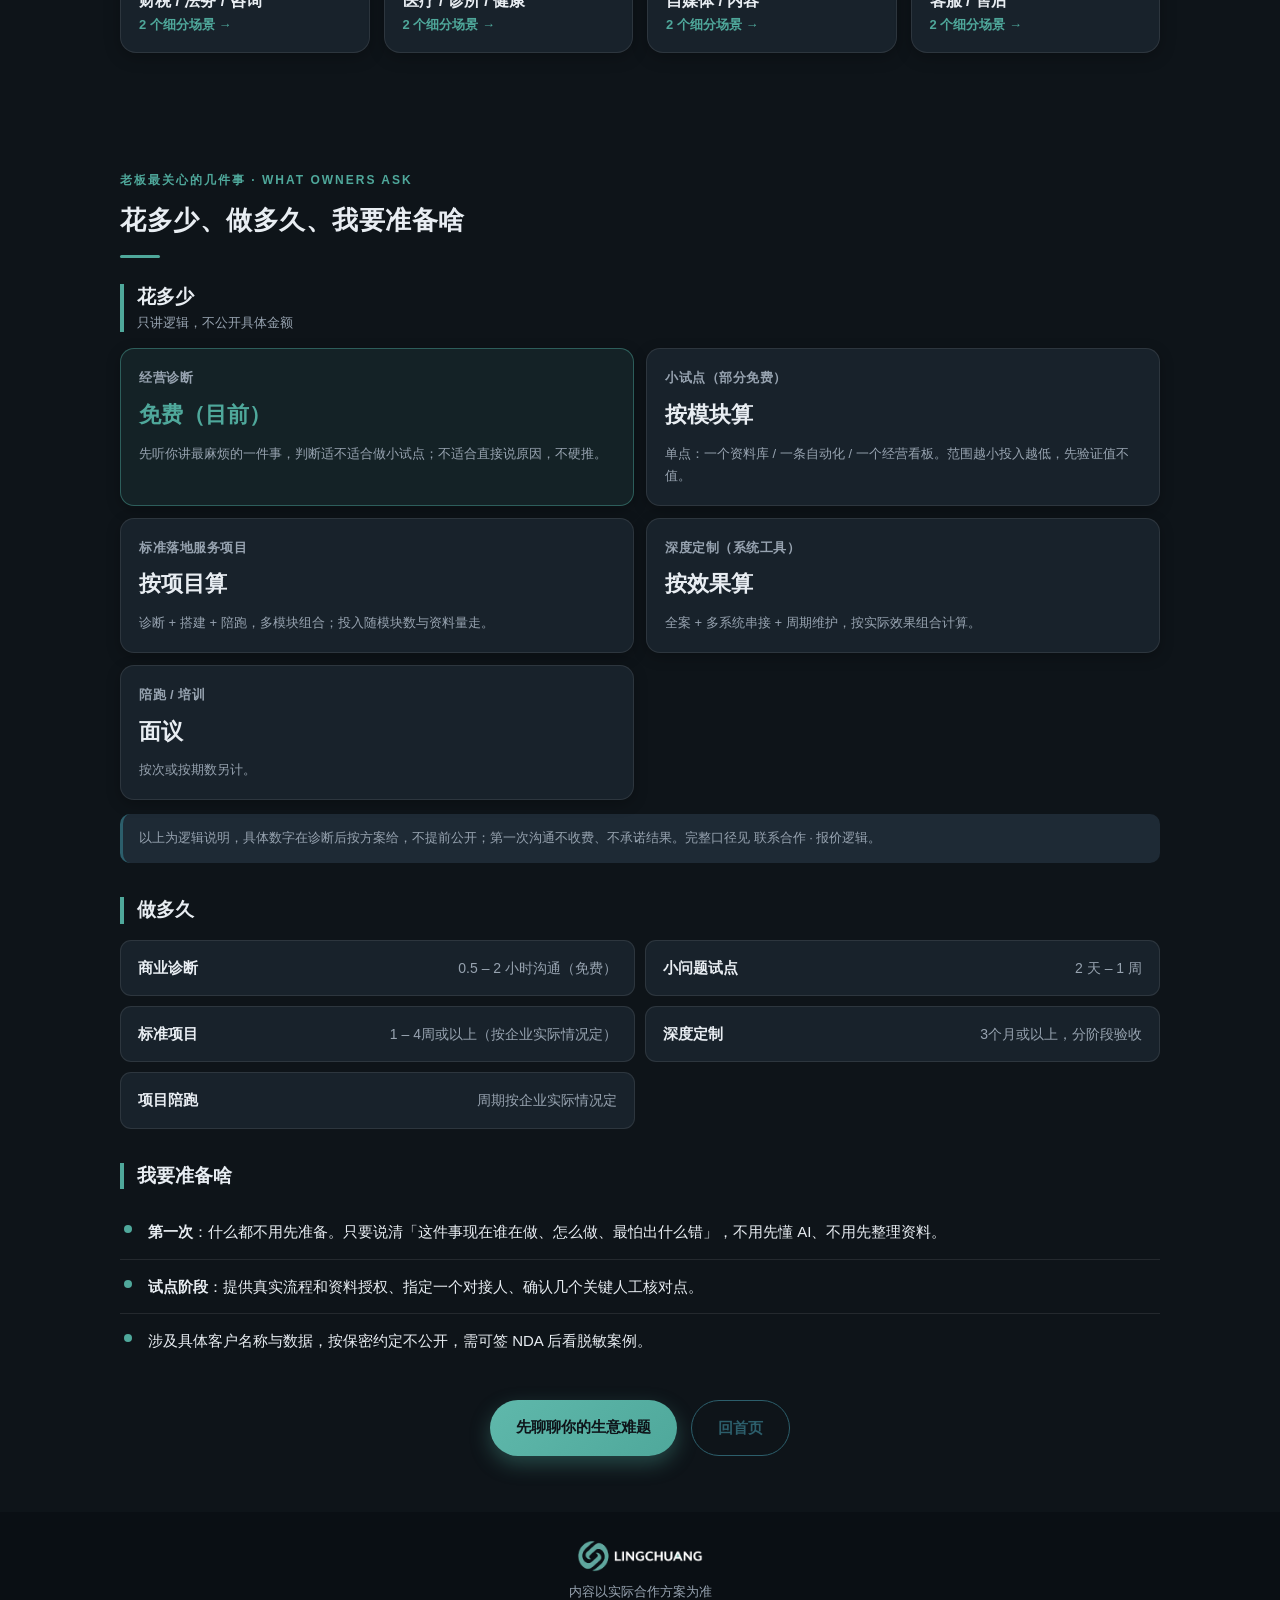
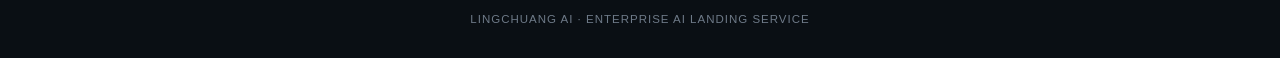
<file: services.html>
<!DOCTYPE html>
<html lang="zh-CN">
<head>
<meta charset="UTF-8">
<meta name="viewport" content="width=device-width, initial-scale=1.0">
<title>经营项目 · 零创 AI 落地服务（11 大场景 / 38 项服务 / 8 行业细分）</title>
<meta name="description" content="零创经营项目：11 大落地场景、38 项服务（19 主服务 + 19 细分）、8 个行业细分。每项点开看「解决什么 / 怎么做 / 你拿到 / 边界」。不卖万能系统，只把值得优化的环节做顺、做省、做得不漏。">
<link rel="stylesheet" href="style.css">
  <link rel="icon" href="assets/logo/logo-icon-darkbg.png">
</head>
<body>
<nav class="site-nav">
  <a class="brand" href="index.html"><img src="assets/logo/logo-white.png" alt="零创 AI 企业落地服务"></a>
  <a href="index.html">首页</a>
  <a href="services.html" class="active">经营项目</a>
  <a href="about.html">关于零创</a>
  <a href="tech.html">技术路线</a>
  <a href="contact.html">联系合作</a>
  <a href="downloads.html">下载工具</a>
</nav>

<section class="hero">
  <picture class="hero-bg">
    <source media="(max-width:767px)" srcset="assets/services-hero-mobile.jpg">
    <img src="assets/services-hero-desktop.jpg" alt="" fetchpriority="high" decoding="async">
  </picture>
  <div class="hero-inner">
    <span class="badge">经营项目 · SERVICE PORTFOLIO</span>
    <h1>AI 落地经营项目</h1>
    <p class="hl-sub">11 大场景 · 38 项服务 · 8 行业细分</p>
    <p>每一项点开看「它解决什么、我们怎么做、你最后拿到什么、边界在哪」。不卖万能系统，只把值得优化的环节做顺、做省、做得不漏。</p>
  </div>
</section>

<!-- 场景卡：5 基础场景 + 6 高频主卡，平级同网格 -->
<section class="section alt" id="scenes">
  <div class="container">
    <span class="eyebrow">业务版图 · LANDING SCENARIOS</span>
    <h2 class="h2">我们主要在这些场景里落地<span class="sub">不堆功能，先看你生意里哪块最值得先做顺、做省、做得不漏。</span></h2>
    <div class="rule"></div>
    <div class="scenes">
      <figure class="scene"><img loading="lazy" decoding="async" src="assets/svc-scene-02.jpg" alt="客户与私域运营"><figcaption><b>客户与私域运营</b><span>线索跟得住、不漏回、跟单有节奏</span><span class="en">Customer &amp; Private Domain</span></figcaption></figure>
      <figure class="scene"><img loading="lazy" decoding="async" src="assets/svc-scene-03.jpg" alt="企业知识库与资料"><figcaption><b>企业知识库与资料</b><span>人随时能问，资料随时能查、能改、能补</span><span class="en">Knowledge Base &amp; Docs</span></figcaption></figure>
      <figure class="scene"><img loading="lazy" decoding="async" src="assets/svc-scene-04.jpg" alt="自动化与工作流"><figcaption><b>自动化与工作流</b><span>接替/减轻人工，全/半自动工作，可控步骤交给流程</span><span class="en">Automation &amp; Workflow</span></figcaption></figure>
      <figure class="scene"><img loading="lazy" decoding="async" src="assets/svc-scene-05.jpg" alt="培训与陪跑"><figcaption><b>培训与陪跑</b><span>让人会用、能接手</span><span class="en">Training &amp; Support</span></figcaption></figure>
      <figure class="scene"><img loading="lazy" decoding="async" src="assets/svc-scene-06.jpg" alt="物流、客运智能调度与运单时效预警"><figcaption><b>物流、客运智能调度与运单时效预警</b><span>运力排得开、时效看得见</span><span class="en">Smart Dispatch &amp; Shipment ETA Alert</span></figcaption></figure>
      <figure class="scene"><img loading="lazy" decoding="async" src="assets/svc-scene-07.jpg" alt="经营数据看板与异常预警"><figcaption><b>经营数据看板与异常预警</b><span>关键数字一屏看、异常早提醒</span><span class="en">Business Dashboard &amp; Anomaly Alert</span></figcaption></figure>
      <figure class="scene"><img loading="lazy" decoding="async" src="assets/svc-scene-08.jpg" alt="智能会议纪要与会议复盘"><figcaption><b>智能会议纪要与会议复盘</b><span>开会不用记、重点自动留</span><span class="en">Smart Minutes &amp; Meeting Review</span></figcaption></figure>
      <figure class="scene"><img loading="lazy" decoding="async" src="assets/svc-scene-09.jpg" alt="招聘初筛与新人入职引导"><figcaption><b>招聘初筛与新人入职引导</b><span>初筛省人力、新人上手快</span><span class="en">Recruit Screening &amp; Onboarding</span></figcaption></figure>
      <figure class="scene"><img loading="lazy" decoding="async" src="assets/svc-scene-10.jpg" alt="设备智能巡检与工单协调"><figcaption><b>设备智能巡检与工单协调</b><span>巡检不漏项、工单自动派</span><span class="en">Smart Inspection &amp; Work-Order Sync</span></figcaption></figure>
      <figure class="scene"><img loading="lazy" decoding="async" src="assets/svc-scene-11.jpg" alt="自媒体内容生产与多平台分发"><figcaption><b>自媒体内容生产与多平台分发</b><span>内容批量出、多平台齐发</span><span class="en">Content &amp; Multi-Channel Distribution</span></figcaption></figure>
      <figure class="scene"><img loading="lazy" decoding="async" src="assets/svc-scene-01.jpg" alt="人事与绩效辅助协调"><figcaption><b>人事与绩效辅助协调</b><span>简历初筛，智能排班，谁干了多少，该拿多少，公平公正</span><span class="en">HR &amp; Performance Support</span></figcaption></figure>
    </div>
  </div>
</section>

<section class="section alt">
  <div class="container">
    <span class="eyebrow">服务导航 · SERVICE MAP</span>
    <h2 class="h2">38 项服务（19 主服务 + 19 细分），按四类看<span class="sub">点开任一项看「解决什么 / 怎么做 / 你拿到 / 边界」。行业细分见下方行业库。实际合作以业务现场、资料条件、人员分工与权限边界为准。</span></h2>
    <div class="rule"></div>
    <div class="groups">
      <div class="navgroup"><h3><span class="dot"></span>A · 诊断与规划</h3><div class="items" id="grpA"></div></div>
      <div class="navgroup"><h3><span class="dot"></span>B · 客户与销售</h3><div class="items" id="grpB"></div></div>
      <div class="navgroup"><h3><span class="dot"></span>C · 知识 · 流程 · 数据</h3><div class="items" id="grpC"></div></div>
      <div class="navgroup"><h3><span class="dot"></span>D · 内容 · 团队 · 陪跑</h3><div class="items" id="grpD"></div></div>
    </div>
  </div>
</section>

<!-- 行业细分子项目库（大单项卡片，点开弹细分） -->
<section class="section" id="industry">
  <div class="container">
    <span class="eyebrow">行业细分子项目库 · INDUSTRY SCENARIOS</span>
    <h2 class="h2">按行业拆的细分场景<span class="sub">点开任一行业，看它的高需求细分场景；每条标建议归类（A 诊断 / B 客户 / C 流程数据 / D 内容陪跑）。实际合作以业务现场为准。</span></h2>
    <div class="rule"></div>
    <div class="ind-cards" id="industryList"></div>
  </div>
</section>

<!-- 老板最关心的几件事 -->
<section class="section" id="owners">
  <div class="container">
    <span class="eyebrow">老板最关心的几件事 · WHAT OWNERS ASK</span>
    <h2 class="h2">花多少、做多久、我要准备啥</h2>
    <div class="rule"></div>

    <h3 class="ask-h">花多少<span>只讲逻辑，不公开具体金额</span></h3>
    <div class="prices">
      <div class="price free"><div class="pt">经营诊断</div><div class="pv">免费（目前）</div><div class="pd">先听你讲最麻烦的一件事，判断适不适合做小试点；不适合直接说原因，不硬推。</div></div>
      <div class="price"><div class="pt">小试点（部分免费）</div><div class="pv">按模块算</div><div class="pd">单点：一个资料库 / 一条自动化 / 一个经营看板。范围越小投入越低，先验证值不值。</div></div>
      <div class="price"><div class="pt">标准落地服务项目</div><div class="pv">按项目算</div><div class="pd">诊断 + 搭建 + 陪跑，多模块组合；投入随模块数与资料量走。</div></div>
      <div class="price"><div class="pt">深度定制（系统工具）</div><div class="pv">按效果算</div><div class="pd">全案 + 多系统串接 + 周期维护，按实际效果组合计算。</div></div>
      <div class="price"><div class="pt">陪跑 / 培训</div><div class="pv">面议</div><div class="pd">按次或按期数另计。</div></div>
    </div>
    <p class="pricenote">以上为逻辑说明，具体数字在诊断后按方案给，不提前公开；第一次沟通不收费、不承诺结果。完整口径见 <a href="contact.html">联系合作 · 报价逻辑</a>。</p>

    <h3 class="ask-h">做多久</h3>
    <div class="asklist">
      <div class="ai"><b>商业诊断</b><span>0.5 – 2 小时沟通（免费）</span></div>
      <div class="ai"><b>小问题试点</b><span>2 天 – 1 周</span></div>
      <div class="ai"><b>标准项目</b><span>1 – 4周或以上（按企业实际情况定）</span></div>
      <div class="ai"><b>深度定制</b><span>3个月或以上，分阶段验收</span></div>
      <div class="ai"><b>项目陪跑</b><span>周期按企业实际情况定</span></div>
    </div>

    <h3 class="ask-h">我要准备啥</h3>
    <div class="boundary">
      <ul>
        <li><b>第一次</b>：什么都不用先准备。只要说清「这件事现在谁在做、怎么做、最怕出什么错」，不用先懂 AI、不用先整理资料。</li>
        <li><b>试点阶段</b>：提供真实流程和资料授权、指定一个对接人、确认几个关键人工核对点。</li>
        <li>涉及具体客户名称与数据，按保密约定不公开，需可签 NDA 后看脱敏案例。</li>
      </ul>
    </div>

    <div class="cta" style="margin-top:32px">
      <a class="btn btn-gold" href="contact.html">先聊聊你的生意难题</a>
      <a class="btn btn-line" href="index.html" style="border-color:var(--blue);color:var(--blue)">回首页</a>
    </div>
  </div>
</section>

<footer class="site-foot">
  <p><img class="foot-logo" src="assets/logo/logo-white.png" alt="零创 AI 企业落地服务"></p>
  <p>内容以实际合作方案为准</p>
  <p class="foot-en">LingChuang AI · Enterprise AI Landing Service</p>
</footer>

<button class="chat-fab" id="openChatBtn">在线咨询</button>

<script src="https://o.alicdn.com/appflow/chatbot/v1/AppflowChatSDK.js"></script>
<script>
  window.APPFLOW_CHAT_SDK.init({
    integrateConfig: {
      integrateId: 'cit-01083cbaf1fa46d0a3d8',
      domain: { requestDomain: 'https://1179180491329380.appflow.aliyunnest.com' }
    }
  });
</script>
<div class="chat-mask" id="chatMask"></div>
<div class="chat-panel" id="chatPanel">
  <div class="bar"><span>零创 AI 在线助手</span><div class="x" id="chatClose">×</div></div>
  <iframe src="https://1179180491329380.appflow.aliyunnest.com/webhook/home/b271bff17b8977775b9dcb58c8df6db574f133b3588fff1a439ec6384c709ce7919f0ac040108968f5/index" width="100%" height="100%" frameborder="0"></iframe>
</div>
<script>
const services = [
 {n:1, en:"AI BUSINESS DIAGNOSIS & OPPORTUNITY MAPPING", t:"AI 商业诊断与需求盘点", img:"assets/svc_01.jpg",
  A:"团队天天忙，老板却说不清忙在哪、哪个问题最该先解决。",
  B:"坐下来聊你的业务、盘流程，把「重复、易漏、资料散」的环节排个优先级。",
  C:"一张问题清单 + 先做哪件的建议 + 暂时不做什么 + 怎么算做好。",
  D:"诊断不是硬卖大项目，结论可以是「先别做」。"},
 {n:2, en:"AI SOLUTION PILOT", t:"AI 解决方案与先试一小块", img:"assets/svc_02.jpg",
  A:"怕花钱做大系统，员工不用、效果看不见。",
  B:"只划一个小范围，写清目标、你出什么、流程怎么跑、出意外怎么办。",
  C:"一套能试、能停、能验收的小方案。",
  D:"资料、人、目标没准备好，不直接开工。"},
 {n:3, en:"AI CUSTOMER SERVICE & SALES SUPPORT", t:"AI 客服与销售辅助", img:"assets/svc_06.jpg",
  A:"客户线索多，回复和跟进容易漏，话术和报价资料找起来慢。",
  B:"整理话术初稿、线索清单、跟进提醒，关键步骤留人复核。",
  C:"更清楚的客户跟进节奏和销售辅助资料。",
  D:"不抓个人微信聊天记录，不替你自动回复客户或乱承诺。"},
 {n:4, en:"CUSTOMER DATA & PRIVATE DOMAIN", t:"客户资料与私域运营辅助", img:"assets/svc_10.jpg",
  A:"客户需求、跟进事项散在不同人手里，过阵子不知道谁联系过、谁该回访。",
  B:"从你授权的表单、台账或业务资料起，统一字段、跟进清单、提醒和复核。",
  C:"更清楚的客户资料和「下一步该干嘛」台账。",
  D:"不抓微信、不群发、不自动做影响客户关系的承诺。"},
 {n:5, en:"ENTERPRISE KNOWLEDGE BASE", t:"企业资料库（把资料整理得随时能查）", img:"assets/svc_03.jpg",
  A:"产品、培训、流程、会议记录散在各处，需要时找不到。",
  B:"在授权范围内整理资料，分类、标来源、分清谁能看谁能改。",
  C:"一个可查、可补、可交接的资料库，必要时配内部查询助手。",
  D:"不是把所有旧文件一股脑扔进去；过期、保密的先处理。"},
 {n:6, en:"BOSS AI ASSISTANT", t:"老板智能助手", img:"assets/svc_04.jpg",
  A:"想查经营资料、看待办、整理会议，总得一个个问人、翻文件。",
  B:"把允许用的经营资料、会议纪要、待办按固定方式整理，让你能快速问、看初稿。",
  C:"查询、会议初稿、待办梳理、管理信息辅助。",
  D:"行业判断和关键决定还是你拍板，助手不替你决定。"},
 {n:7, en:"WORKFLOW AUTOMATION", t:"AI 自动化工作（把重复手工半自动跑）", img:"assets/svc_07.jpg",
  A:"登记、整理、转发、归档、提醒每天重复做，忙起来容易漏。",
  B:"先画清信息从哪来、谁处理、最后要什么结果，再把可控的步骤半自动跑。",
  C:"能看懂、能交接的工作流，少做重复手工。",
  D:"流程有例外先停一下确认，不把没确认的动作自动执行。"},
 {n:8, en:"SYSTEM INTEGRATION & DATA CONNECTION", t:"多系统串接与数据接入", img:"assets/svc_08.jpg",
  A:"同一份信息在表格、系统、文档间反复抄，字段还对不上。",
  B:"统一字段含义、设计导入导出传递规则，必要时接通你授权的接口。",
  C:"少手抄、少重复录入的信息传递方式。",
  D:"不绕过账号权限和平台规则；接口不稳先做备用方案。"},
 {n:9, en:"DATA & REPORTING SUPPORT", t:"数据整理与经营报表辅助", img:"assets/svc_09.jpg",
  A:"账、订单、客户、经营数据各记各的，月底才现凑报表。",
  B:"清理数据、统一台账和统计口径，把固定经营信息整理成易看的报表。",
  C:"你能更快看清经营情况的基础数据和固定报表。",
  D:"报表辅助不替代财务、税务或投资判断，关键数字要人工复核。"},
 {n:10, en:"AI TEAM ASSISTANT", t:"AI 智能助手与团队帮手", img:"assets/svc_05.jpg",
  A:"员工反复答同类问题、找资料、写初稿、理会议事项。",
  B:"限定助手只处理一个固定场景，写清能读什么、输出什么、啥情况交人。",
  C:"职责清楚、能协助团队的内部助手。",
  D:"付款、合同、投诉、医美判断等关键事不能交给它自动决定。"},
 {n:11, en:"AI CONTENT PRODUCTION", t:"AI 内容生产与私域素材辅助", img:"assets/svc_11.jpg",
  A:"想发内容、做活动、维护私域，但选题、文案、素材、节奏总靠临时想。",
  B:"整理选题、文案初稿、素材库和发布流程，让内容能持续做。",
  C:"可复用的内容素材和更省力的发布协作方式。",
  D:"内容发布和品牌承诺必须由你最后确认，不保流量或成交。"},
 {n:12, en:"TRANSCRIPTION & TRAINING ASSETS", t:"音视频转写与培训资料整理", img:"assets/svc_12.jpg",
  A:"培训课、会议、录屏录了很多，真需要时又翻不到、用不上。",
  B:"把你的音视频转成文稿，整理重点、步骤、常见问题和培训 SOP。",
  C:"团队能查、能用、能补的培训资料。",
  D:"方言、术语、姓名、价格、合规表达都要人工复核。"},
 {n:13, en:"AI PROJECT COACHING & TRAINING", t:"AI 项目陪跑与团队培训", img:"assets/svc_13.jpg",
  A:"工具买了没人会用，项目做完没人维护，又回到老办法。",
  B:"围绕已定场景做启用、培训、陪跑、复盘和下一步升级建议。",
  C:"有人会用、知道怎么接手的基础工作方式。",
  D:"陪跑不是长期替你员工干活；后续升级按实际需要另定。"},
 {n:14, en:"SMART DISPATCH & SHIPMENT ETA ALERT", t:"物流智能调度与运单时效预警", img:"assets/svc-scene-06.jpg",
  A:"物流调度靠老师傅经验，车辆/路线/时效难统筹；运单延误、积压往往事后才发现，客户投诉才暴露。",
  B:"在授权数据范围内，按订单量、车辆、路况给出调度与排线建议；对运单时效做预测，超时/积压/异常节点主动预警推送。",
  C:"更合理的调度建议 + 时效看板 + 异常提前告警，少延误、少投诉。",
  D:"建议不替代调度决策；关键安全/时效由人确认；不接未授权数据。"},
 {n:15, en:"BUSINESS DASHBOARD & ANOMALY ALERT", t:"经营数据看板与异常预警", img:"assets/svc-scene-07.jpg",
  A:"经营数字散在表格里，平时不看、月底才凑，等问题发现已晚。",
  B:"把授权内的经营数据按统一口径汇总成看板，设你关心的阈值，异常波动主动提醒。",
  C:"随时可看、异常会提醒的经营看板。",
  D:"看板辅助不替代经营判断，关键数字人工复核；不接未授权数据。"},
 {n:16, en:"SMART MINUTES & MEETING REVIEW", t:"智能会议纪要与会议复盘", img:"assets/svc-scene-08.jpg",
  A:"开会没人记，纪要拖几天才出，待办责任不清；复盘靠回忆，结论难沉淀。",
  B:"会议录音/文字经授权整理，自动出结构化纪要、提取待办（事项/责任人/期限）、标注重点；可按周期生成会议复盘摘要。",
  C:"能查能跟的纪要 + 待办清单 + 复盘沉淀。",
  D:"只整理授权会议；结论与承诺由人确认，不对外部做承诺或自动派活。"},
 {n:17, en:"RECRUIT SCREENING & ONBOARDING", t:"招聘初筛与新人入职引导", img:"assets/svc-scene-09.jpg",
  A:"海量简历靠人初筛，好苗子易漏；新人靠老人带，制度/SOP 散落，问一句等半天。",
  B:"按岗位要求做简历首轮初筛、打标签、排优先级；把入职流程/制度/SOP 整理成可查资料，配固定范围问答助手，新人自助查。",
  C:"入围名单 + 匹配摘要，加新人自助引导资料，HR 少重复劳动、老人少被打断。",
  D:"初筛不替代用人决定；敏感制度按权限边界走。"},
 {n:18, en:"SMART INSPECTION & WORK-ORDER SYNC", t:"设备智能巡检与工单协调", img:"assets/svc-scene-10.jpg",
  A:"工厂设备靠人巡检，异常靠经验发现；报修到完工靠口头跟，易漏单、扯皮、停工。",
  B:"巡检拍照/记录经授权识别异常并告警；报修自动生成工单、跟踪到完工，状态透明可查。",
  C:"隐患早报、工单不丢、维修进度一目了然的巡检协同。",
  D:"识别辅助不替代专业检修；关键安全项人工复核。"},
 {n:19, en:"CONTENT PRODUCTION & MULTI-CHANNEL DISTRIBUTION", t:"自媒体内容生产与多平台分发", img:"assets/svc-scene-11.jpg",
  A:"选题难、写稿慢、多平台格式各改一遍、发布忘节奏，做了没回收，涨粉没方法。",
  B:"按你定位给选题方向与脚本大纲，辅助成稿；一篇内容按各平台规则适配格式、排好发布节奏，统一回收基础数据，发布前你确认。",
  C:"稳定内容输出 + 多平台覆盖 + 可看数据回收的发布协作。",
  D:"发什么/承诺什么由你最后确认；不保流量或成交。"}
];
const groups = {
  A:{items:[1,2]},
  B:{items:[3,4], sub:[
    {n:'导购话术助手',en:'Sales Script Assistant',A:'客户常问的问题，新人答不上来或答得不一致，容易丢单。',B:'整理你产品的标准问答，新人遇到常见问法直接给标准答法。',C:'一套可查的话术库，新人也能接住客户。',D:'不替你承诺价格或售后，关键报价由人确认。'},
    {n:'会员唤回',en:'Member Win-back',A:'久未到店的老客户慢慢流失，没人记得该回访谁。',B:'按消费/到店间隔标出该唤回的客户，到点提醒回访。',C:'唤回清单 + 提醒，减少会员流失。',D:'不群发骚扰，发送内容和节奏你确认。'},
    {n:'点评智能回复',en:'Review Reply Draft',A:'好评差评堆着不回，影响店铺印象。',B:'给出评价的中文回复初稿，你确认后发。',C:'不冷场、不漏回的回复草稿。',D:'不自动发布，发出前你过目。'},
    {n:'招生话术助手',en:'Admission Script Assistant',A:'家长常问的问题销售反复答，费时且口径不一。',B:'整理招生常见问答，销售先答标准版。',C:'可查的招生话术，销售少重复。',D:'不替你承诺录取或效果。'},
    {n:'客户跟进提醒',en:'Follow-up Reminder',A:'该联系谁、何时联系全靠脑子记，一忙就漏单。',B:'从授权台账生成跟进清单和提醒。',C:'该联系谁、何时联系的提醒，不漏单。',D:'不抓微信，不自动联系客户。'},
    {n:'预约随访提醒',en:'Appointment & Follow-up',A:'复诊/回访忘提醒，客户流失。',B:'按约定时间自动提醒，可批量。',C:'少漏客的随访提醒。',D:'提醒内容你确认，不替你做医疗承诺。'},
    {n:'评论区运营',en:'Comment Zone Ops',A:'各平台评论没人管，互动掉链。',B:'评论自动分类、拟回复草稿。',C:'互动不掉链的评论运营辅助。',D:'不自动发，发布前你确认。'}
  ]},
  C:{items:[5,6,7,8,9,14,15,16,18], sub:[
    {n:'智能盘点',en:'Smart Stocktake',A:'盘货靠手抄录机，慢且易错。',B:'拍照/语音快速盘货，系统核对。',C:'免去手抄的快速盘点。',D:'盘点结果人工复核。'},
    {n:'智能排班',en:'Smart Scheduling',A:'排班靠经验，客流高低不匹配，排冤枉班。',B:'按客流高低自动排班建议。',C:'少排冤枉班的排班表。',D:'排班决定由人确认。'},
    {n:'发票自动核对',en:'Invoice Reconciliation',A:'一堆票人工对账，错漏一眼难见。',B:'发票自动比对台账。',C:'错漏一眼见的核对结果。',D:'财务判断由人复核，不替你做税务决定。'},
    {n:'工单智能分类',en:'Ticket Classification',A:'来单堆一人，分派慢。',B:'来单自动分派到对应人/组。',C:'不堆一人的工单分派。',D:'分派规则你定，关键单人工复核。'}
  ]},
  D:{items:[10,11,12,13,17,19], sub:[
    {n:'招牌菜文案',en:'Signature Dish Copy',A:'菜单/外卖页文案平淡，勾不起食欲。',B:'给一句到位的菜品文案。',C:'勾食欲的菜品文案。',D:'发布前你确认。'},
    {n:'课件智能生成',en:'Courseware Gen',A:'备课费时，提纲变课件慢。',B:'给提纲变课件初稿。',C:'省备课的课件初稿。',D:'内容准确性你复核。'},
    {n:'学员答疑助手',en:'Student Q&A Assistant',A:'课程问题老师反复答，打乱备课。',B:'固定范围问答助手先接。',C:'老师只管难点的答疑辅助。',D:'不替老师做承诺，超范围交人。'},
    {n:'房源车源智能描述',en:'Listing Description',A:'参数变吸引人文案慢，客户不想看。',B:'参数变吸引人文案。',C:'客户想看的房源/车源描述。',D:'信息真实由你确认。'},
    {n:'合同初稿辅助',en:'Contract Draft Assist',A:'标书合同起草慢、易漏。',B:'AI 出初稿 + 查漏。',C:'初稿 + 漏点提示。',D:'不替法务，最终由人审核。'},
    {n:'健康科普生成',en:'Health 科普 Gen',A:'发给客户的科普文难写、不专业。',B:'给专业又人话的科普文初稿。',C:'专业又人话的科普素材。',D:'医疗表述人工复核，不替你做诊断。'},
    {n:'选题脚本生成',en:'Topic & Script Gen',A:'不知发啥，写稿慢。',B:'给方向 + 大纲。',C:'有方向的选题和脚本大纲。',D:'不保流量，发布前你确认。'},
    {n:'知识库问答',en:'Knowledge Q&A',A:'常见问题人工答，重复劳动。',B:'授权资料内问答助手先答。',C:'人工只管例外的问答辅助。',D:'超范围/敏感交人，不自动承诺。'}
  ]}
};
function svcModal(s){
  return '<h3>'+s.n+'. '+s.t+'</h3><div class="en">'+s.en+'</div>'
    + '<div class="m-block" style="border-left-color:var(--blue)"><div class="m-tag" style="background:var(--blue)">1</div><div class="m-bd"><b>它解决什么</b><p>'+s.A+'</p></div></div>'
    + '<div class="m-block" style="border-left-color:var(--accent);background:rgba(79,168,155,.10)"><div class="m-tag" style="background:var(--accent)">2</div><div class="m-bd"><b>我们怎么做</b><p>'+s.B+'</p></div></div>'
    + '<div class="m-block" style="border-left-color:var(--accent-2)"><div class="m-tag" style="background:var(--accent-2)">3</div><div class="m-bd"><b>你最后拿到</b><p>'+s.C+'</p></div></div>'
    + '<div class="m-block" style="border-left-color:#3A4654;background:rgba(255,255,255,.04)"><div class="m-tag" style="background:#8A97A4">4</div><div class="m-bd"><b>项目边界</b><p>'+s.D+'</p></div></div>';
}
function subModal(s){
  return '<h3>'+s.n+'</h3><div class="en">'+s.en+'</div>'
    + '<div class="m-block" style="border-left-color:var(--blue)"><div class="m-tag" style="background:var(--blue)">1</div><div class="m-bd"><b>解决什么</b><p>'+s.A+'</p></div></div>'
    + '<div class="m-block" style="border-left-color:var(--accent);background:rgba(79,168,155,.10)"><div class="m-tag" style="background:var(--accent)">2</div><div class="m-bd"><b>怎么做</b><p>'+s.B+'</p></div></div>'
    + '<div class="m-block" style="border-left-color:var(--accent-2)"><div class="m-tag" style="background:var(--accent-2)">3</div><div class="m-bd"><b>你拿到</b><p>'+s.C+'</p></div></div>'
    + '<div class="m-block" style="border-left-color:#3A4654;background:rgba(255,255,255,.04)"><div class="m-tag" style="background:#8A97A4">4</div><div class="m-bd"><b>边界</b><p>'+s.D+'</p></div></div>';
}
for (const g in groups){
  const box = document.getElementById('grp'+g);
  groups[g].items.forEach(function(n){
    const s = services.find(function(x){return x.n===n;});
    const a = document.createElement('a');
    a.href = 'javascript:void(0)'; a.textContent = n+'. '+s.t;
    a.addEventListener('click', function(){ openModal(svcModal(s)); });
    box.appendChild(a);
  });
  (groups[g].sub||[]).forEach(function(s){
    const a = document.createElement('a');
    a.href='javascript:void(0)'; a.className='sub-item'; a.textContent=s.n;
    a.addEventListener('click', function(){ openModal(subModal(s)); });
    box.appendChild(a);
  });
}
const industries = [
 {name:"零售 / 门店", icon:"🛒", items:[ {t:"导购话术助手",cat:"B",d:"客户常问 AI 给标准答法，新人也能接住。"},{t:"会员唤回",cat:"B",d:"久未到店客户到点提醒回访，减少流失。"},{t:"智能盘点",cat:"C",d:"拍照 / 语音快速盘货，免去手抄录机。"} ]},
 {name:"餐饮 / 本地生活", icon:"🍜", items:[ {t:"点评智能回复",cat:"B",d:"好评差评 AI 拟回复，不冷场不漏回。"},{t:"智能排班",cat:"C",d:"按客流高低自动排班，少排冤枉班。"},{t:"招牌菜文案",cat:"D",d:"菜单 / 外卖页文案一句到位，勾食欲。"} ]},
 {name:"教育 / 培训", icon:"📚", items:[ {t:"招生话术助手",cat:"B",d:"家长常问 AI 先答，销售少重复。"},{t:"学员答疑助手",cat:"D",d:"课程问题 AI 先接，老师只管难点。"},{t:"课件智能生成",cat:"D",d:"给提纲变课件，省备课本事。"} ]},
 {name:"房产 / 中介 / 汽车", icon:"🏠", items:[ {t:"房源 / 车源智能描述",cat:"D",d:"参数变吸引人文案，客户想看。"},{t:"客户跟进提醒",cat:"B",d:"该联系谁、何时联系 AI 提醒，不漏单。"} ]},
 {name:"财税 / 法务 / 咨询", icon:"💰", items:[ {t:"发票自动核对",cat:"C",d:"一堆票自动对账，错漏一眼见。"},{t:"合同初稿辅助",cat:"D",d:"标书合同 AI 出初稿 + 查漏，不替法务。"} ]},
 {name:"医疗 / 诊所 / 健康", icon:"🏥", items:[ {t:"预约随访提醒",cat:"B",d:"复诊 / 回访自动提醒，少漏客。"},{t:"健康科普生成",cat:"D",d:"发给客户的科普文，专业又人话。"} ]},
 {name:"自媒体 / 内容", icon:"📱", items:[ {t:"选题脚本生成",cat:"D",d:"不知发啥，AI 给方向 + 大纲。"},{t:"评论区运营",cat:"B",d:"评论自动分类、拟回复，互动不掉链。"} ]},
 {name:"客服 / 售后", icon:"🎧", items:[ {t:"工单智能分类",cat:"C",d:"来单自动分派，不堆一人。"},{t:"知识库问答",cat:"D",d:"常见问题 AI 答，人工只管例外。"} ]},
];
const indList=document.getElementById('industryList');
industries.forEach(function(g){
  const card=document.createElement('button');
  card.type='button'; card.className='ind-card';
  card.innerHTML='<span class="ic">'+g.icon+'</span><b>'+g.name+'</b><span class="cn">'+g.items.length+' 个细分场景 →</span>';
  card.addEventListener('click', function(){
    const rows=g.items.map(function(it){return '<div class="m-block" style="border-left-color:var(--accent)"><div class="m-cat cat-'+it.cat+'">'+it.cat+'</div><div class="m-bd"><b>'+it.t+'</b><p>'+it.d+'</p></div></div>';}).join('');
    openModal('<h3>'+g.icon+' '+g.name+'</h3><div class="en">INDUSTRY SCENARIOS · '+g.items.length+' 项</div>'+rows);
  });
  indList.appendChild(card);
});
</script>
<script>
  (function(){
    var panel=document.getElementById('chatPanel'),mask=document.getElementById('chatMask'),btn=document.getElementById('openChatBtn'),x=document.getElementById('chatClose');
    function open(){panel.classList.add('open');mask.classList.add('open');}
    function close(){panel.classList.remove('open');mask.classList.remove('open');}
    if(btn){btn.addEventListener('click',function(e){e.preventDefault();open();});}
    x.addEventListener('click',close);
    mask.addEventListener('click',close);
  })();
</script>

<div class="modal-mask" id="modalMask"><div class="modal"><div class="x" id="modalClose">×</div><div id="modalBody"></div></div></div>
<script>
  function openModal(html){var m=document.getElementById('modalMask');document.getElementById('modalBody').innerHTML=html;m.classList.add('open');document.body.style.overflow='hidden';}
  function closeModal(){var m=document.getElementById('modalMask');m.classList.remove('open');document.body.style.overflow='';}
  document.getElementById('modalMask').addEventListener('click',function(e){if(e.target===this)closeModal();});
  document.getElementById('modalClose').addEventListener('click',closeModal);
  document.addEventListener('keydown',function(e){if(e.key==='Escape')closeModal();});
</script>
</body>
</html>
</file>
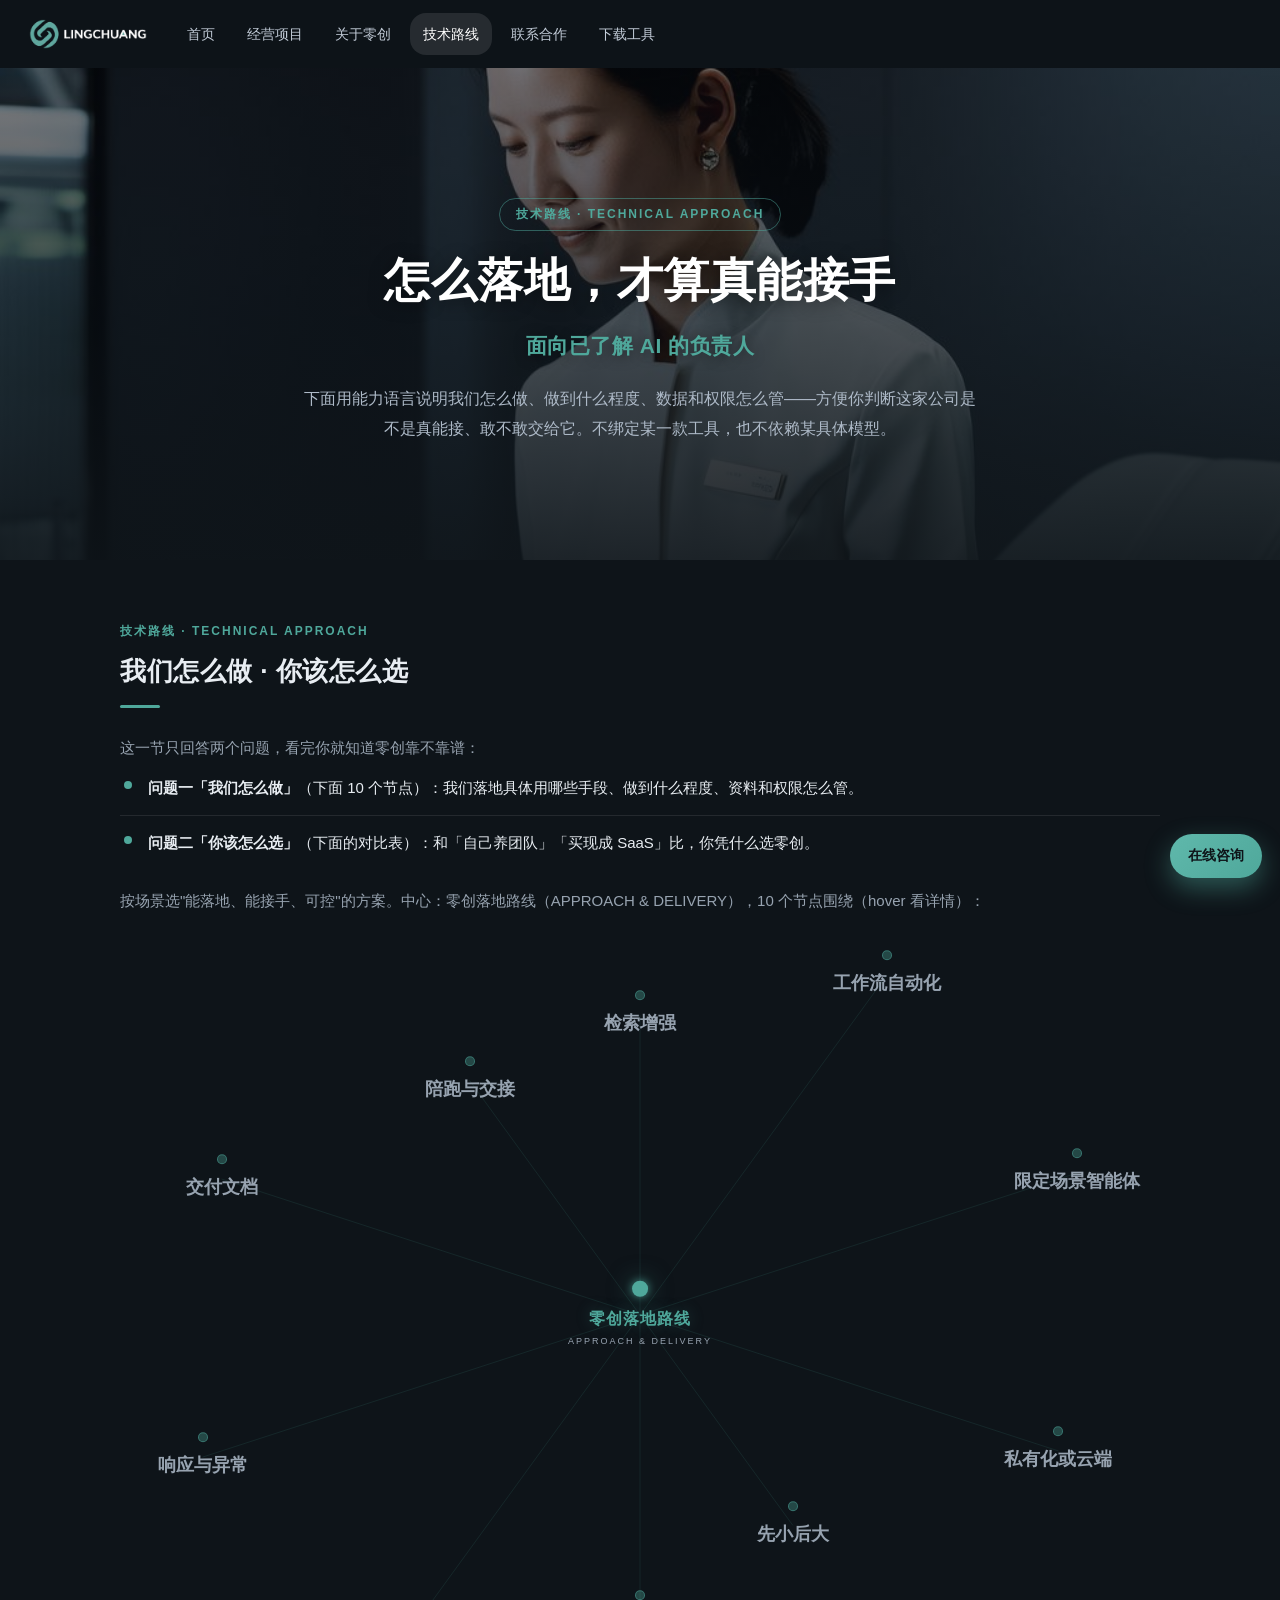
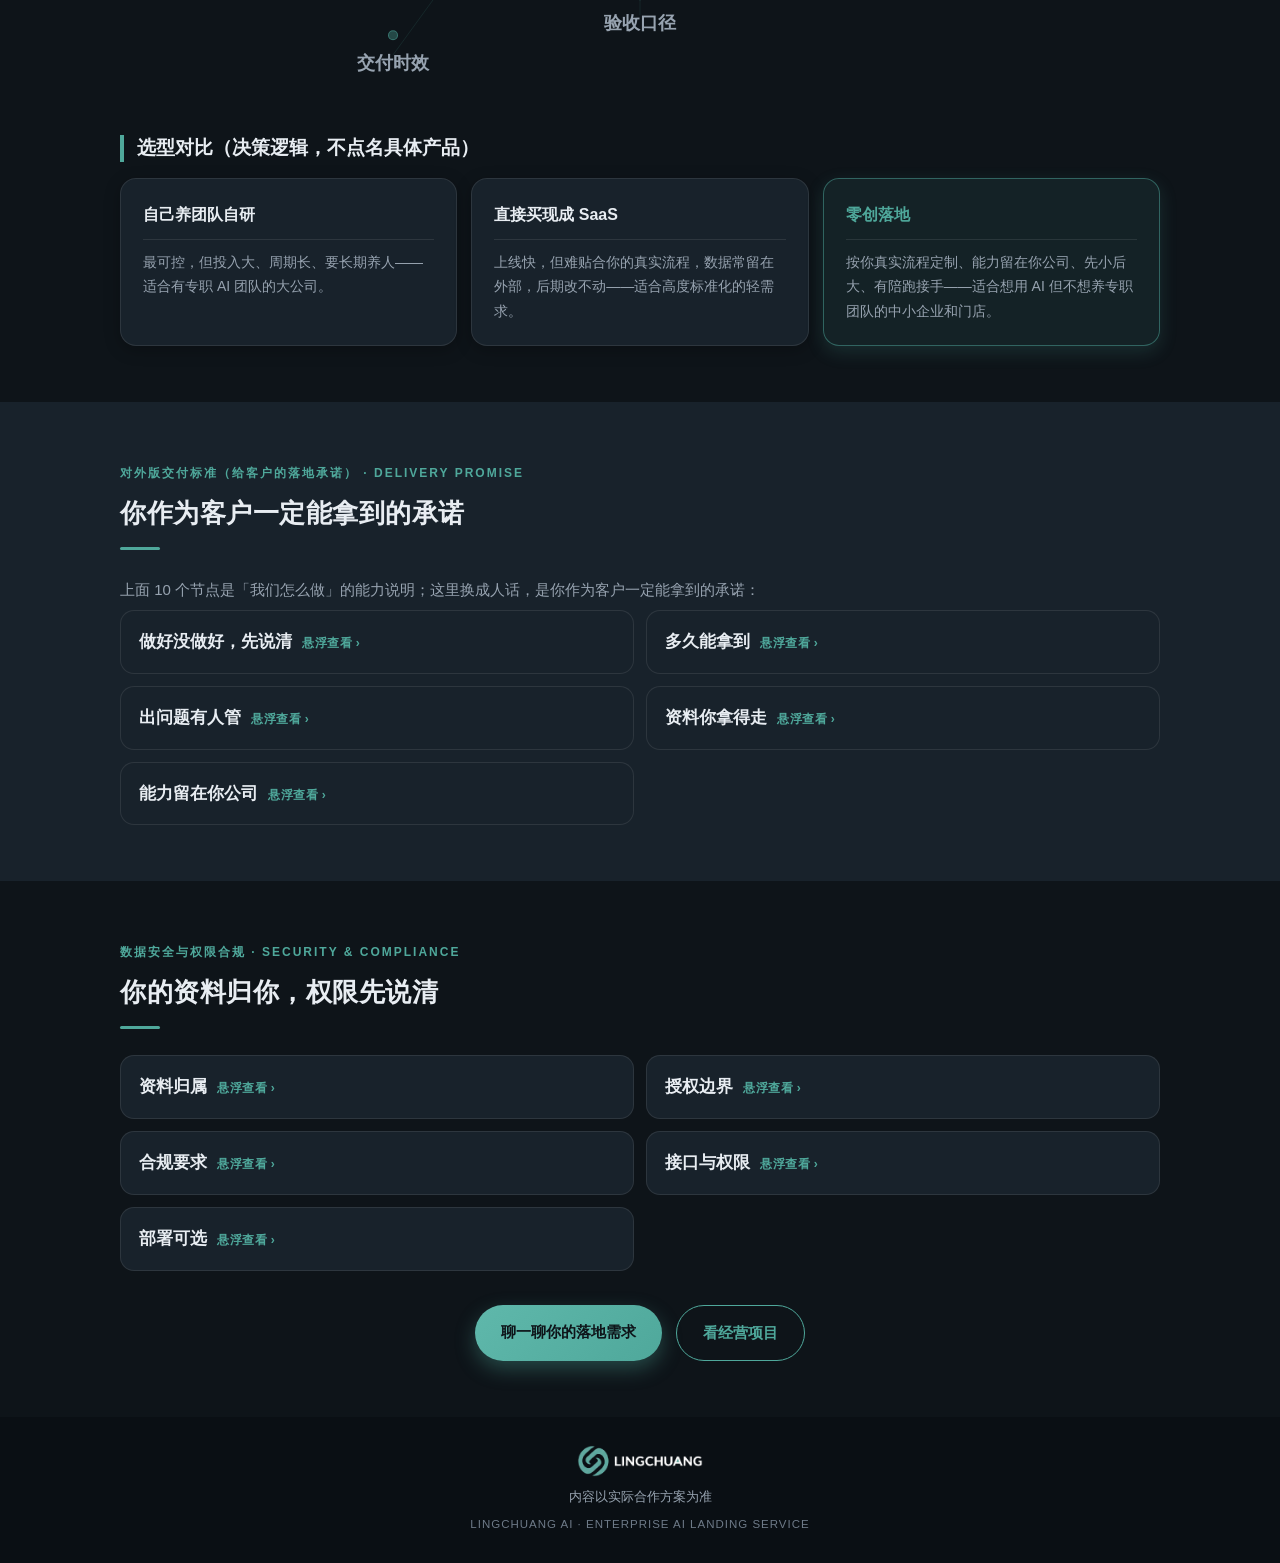
<file: tech.html>
<!DOCTYPE html>
<html lang="zh-CN">
<head>
<meta charset="UTF-8">
<meta name="viewport" content="width=device-width, initial-scale=1.0">
<title>技术路线 · 零创 AI 企业落地服务</title>
<meta name="description" content="零创 AI 企业落地服务的技术路线、对外版交付标准与数据安全合规：用能力语言说明检索增强、工作流自动化、限定场景智能体、私有化或云端部署，以及选型对比与交付时效。">
<link rel="stylesheet" href="style.css">
  <link rel="icon" href="assets/logo/logo-icon-darkbg.png">
</head>
<body>
<nav class="site-nav">
  <a class="brand" href="index.html"><img src="assets/logo/logo-white.png" alt="零创 AI 企业落地服务"></a>
  <a href="index.html">首页</a>
  <a href="services.html">经营项目</a>
  <a href="about.html">关于零创</a>
  <a href="tech.html" class="active">技术路线</a>
  <a href="contact.html">联系合作</a>
  <a href="downloads.html">下载工具</a>
</nav>

<section class="hero">
  <picture class="hero-bg">
    <img src="assets/tech-hero.jpg" alt="" fetchpriority="high" decoding="async">
  </picture>
  <div class="hero-inner">
    <span class="badge">技术路线 · TECHNICAL APPROACH</span>
    <h1>怎么落地，才算真能接手</h1>
    <p class="hl-sub">面向已了解 AI 的负责人</p>
    <p>下面用能力语言说明我们怎么做、做到什么程度、数据和权限怎么管——方便你判断这家公司是不是真能接、敢不敢交给它。不绑定某一款工具，也不依赖某具体模型。</p>
  </div>
</section>

<!-- 7 技术路线 -->
<section class="section">
  <div class="container">
    <span class="eyebrow">技术路线 · TECHNICAL APPROACH</span>
    <h2 class="h2">我们怎么做 · 你该怎么选</h2>
    <div class="rule"></div>
    <p class="lead">这一节只回答两个问题，看完你就知道零创靠不靠谱：</p>
    <div class="boundary">
      <ul>
        <li><b>问题一「我们怎么做」</b>（下面 10 个节点）：我们落地具体用哪些手段、做到什么程度、资料和权限怎么管。</li>
        <li><b>问题二「你该怎么选」</b>（下面的对比表）：和「自己养团队」「买现成 SaaS」比，你凭什么选零创。</li>
      </ul>
    </div>
    <p class="lead" style="margin-top:18px">按场景选"能落地、能接手、可控"的方案。中心：零创落地路线（APPROACH &amp; DELIVERY），10 个节点围绕（hover 看详情）：</p>
    <div class="star-map" id="starMap">
      <svg class="star-svg" id="starSvg" preserveAspectRatio="none">
        <line id="ln0"/><line id="ln1"/><line id="ln2"/><line id="ln3"/><line id="ln4"/>
        <line id="ln5"/><line id="ln6"/><line id="ln7"/><line id="ln8"/><line id="ln9"/>
      </svg>
      <div class="star-hub">
        <div class="sh-dot"></div>
        <div class="sh-title">零创落地路线</div>
        <div class="sh-en">APPROACH &amp; DELIVERY</div>
      </div>
      <div class="star-sat" data-idx="0" tabindex="0"><div class="ss-dot"></div><span class="ss-t">检索增强</span><div class="ss-body">用「检索增强（RAG）」的方式把资料整理成可查、可问，而不是堆一个用不上的大系统。资料持续可补、来源可追。</div></div>
      <div class="star-sat" data-idx="1" tabindex="0"><div class="ss-dot"></div><span class="ss-t">工作流自动化</span><div class="ss-body">用「工作流自动化 + 人工确认点」，把可控步骤半自动跑，例外一律交人确认，不静默自动执行。</div></div>
      <div class="star-sat" data-idx="2" tabindex="0"><div class="ss-dot"></div><span class="ss-t">限定场景智能体</span><div class="ss-body">用「限定场景的智能体（Scoped Agents）」，只读授权资料、只干一件事、关键判断交人，不做黑箱自动决定。</div></div>
      <div class="star-sat" data-idx="3" tabindex="0"><div class="ss-dot"></div><span class="ss-t">私有化或云端</span><div class="ss-body">私有化或云端（On-prem / Cloud），按你对数据归属与合规的要求选；敏感数据可不出本地。</div></div>
      <div class="star-sat" data-idx="4" tabindex="0"><div class="ss-dot"></div><span class="ss-t">先小后大</span><div class="ss-body">所有能力从一个可验收的小试点起，能试、能停、能放大，不拿你当试验场。</div></div>
      <div class="star-sat" data-idx="5" tabindex="0"><div class="ss-dot"></div><span class="ss-t">验收口径</span><div class="ss-body">每个项目写清输入、输出、负责人、人工确认点、验收方式；达到"真省时、少漏、好交接"才算过关。</div></div>
      <div class="star-sat" data-idx="6" tabindex="0"><div class="ss-dot"></div><span class="ss-t">交付时效</span><div class="ss-body">诊断 0.5–2 小时沟通（免费）；小试点 2 天–1 周；标准项目 1–8 周；深度定制 3 个月以上分阶段验收；项目陪跑 1–6 个月。</div></div>
      <div class="star-sat" data-idx="7" tabindex="0"><div class="ss-dot"></div><span class="ss-t">响应与异常</span><div class="ss-body">交付期内问题 1–2 个工作日响应；流程遇到例外先停确认，不硬跑、不掩盖。</div></div>
      <div class="star-sat" data-idx="8" tabindex="0"><div class="ss-dot"></div><span class="ss-t">交付文档</span><div class="ss-body">需求与验收单、操作流程说明、资料与权限清单、培训记录、交接清单——你拿得到、看得懂、接得手。</div></div>
      <div class="star-sat" data-idx="9" tabindex="0"><div class="ss-dot"></div><span class="ss-t">陪跑与交接</span><div class="ss-body">指定对接人，做启用、培训、复盘；项目结束能力留在你公司，不是交完就走。</div></div>
    </div>

    <h3 class="ask-h" style="margin-top:40px">选型对比（决策逻辑，不点名具体产品）</h3>
    <div class="compare">
      <div class="cmp">
        <h3>自己养团队自研</h3>
        <p>最可控，但投入大、周期长、要长期养人——适合有专职 AI 团队的大公司。</p>
      </div>
      <div class="cmp">
        <h3>直接买现成 SaaS</h3>
        <p>上线快，但难贴合你的真实流程，数据常留在外部，后期改不动——适合高度标准化的轻需求。</p>
      </div>
      <div class="cmp us">
        <h3>零创落地</h3>
        <p>按你真实流程定制、能力留在你公司、先小后大、有陪跑接手——适合想用 AI 但不想养专职团队的中小企业和门店。</p>
      </div>
    </div>
  </div>
</section>

<!-- 8 交付标准（给客户的落地承诺） -->
<section class="section alt">
  <div class="container">
    <span class="eyebrow">对外版交付标准（给客户的落地承诺） · DELIVERY PROMISE</span>
    <h2 class="h2">你作为客户一定能拿到的承诺</h2>
    <div class="rule"></div>
    <p class="lead">上面 10 个节点是「我们怎么做」的能力说明；这里换成人话，是你作为客户一定能拿到的承诺：</p>
    <div class="pops">
      <div class="pop" tabindex="0"><span class="pt">做好没做好，先说清</span><div class="pop-body">每个项目开工前就写清要交什么、谁来验收、怎么算过关，不做到"真省时、少漏、好交接"不算完。</div></div>
      <div class="pop" tabindex="0"><span class="pt">多久能拿到</span><div class="pop-body">诊断免费聊 0.5–2 小时；小试点 2 天到 1 周；标准项目 1–8 周；深度定制 3 个月以上分段验收；陪跑 1–6 个月，进度你随时看。</div></div>
      <div class="pop" tabindex="0"><span class="pt">出问题有人管</span><div class="pop-body">交付期内问题 1–2 个工作日回应；遇到例外我们先停、跟你确认，不硬跑、不掩盖。</div></div>
      <div class="pop" tabindex="0"><span class="pt">资料你拿得走</span><div class="pop-body">需求验收单、操作说明、资料权限清单、培训记录、交接清单全套给你，看得懂、接得手。</div></div>
      <div class="pop" tabindex="0"><span class="pt">能力留在你公司</span><div class="pop-body">指定对接人做启用、培训、复盘；项目结束不是交完就走，能力留给你团队。</div></div>
    </div>
  </div>
</section>

<!-- 9 数据安全（标题 + 悬浮弹出） -->
<section class="section">
  <div class="container">
    <span class="eyebrow">数据安全与权限合规 · SECURITY &amp; COMPLIANCE</span>
    <h2 class="h2">你的资料归你，权限先说清</h2>
    <div class="rule"></div>
    <div class="pops">
      <div class="pop" tabindex="0"><span class="pt">资料归属</span><div class="pop-body">你的资料归你，授权范围之外不碰、不挪作他用。</div></div>
      <div class="pop" tabindex="0"><span class="pt">授权边界</span><div class="pop-body">谁授权、谁保管、谁复核，开工前一次说清，写进交付文档。</div></div>
      <div class="pop" tabindex="0"><span class="pt">合规要求</span><div class="pop-body">涉及个人信息按相关法规处理；合同、付款、投诉等关键判断由人确认，不自动决定。</div></div>
      <div class="pop" tabindex="0"><span class="pt">接口与权限</span><div class="pop-body">不绕过账号权限和平台规则；接口不稳先做备用方案，不影响你正常业务。</div></div>
      <div class="pop" tabindex="0"><span class="pt">部署可选</span><div class="pop-body">按你要求选私有化或云端；敏感数据可不出本地，归属与调阅权在你。</div></div>
    </div>
    <div class="cta" style="margin-top:34px">
      <a class="btn btn-gold" href="contact.html">聊一聊你的落地需求</a>
      <a class="btn btn-line" href="services.html" style="border-color:var(--gold);color:var(--gold)">看经营项目</a>
    </div>
  </div>
</section>

<footer class="site-foot">
  <p><img class="foot-logo" src="assets/logo/logo-white.png" alt="零创 AI 企业落地服务"></p>
  <p>内容以实际合作方案为准</p>
  <p class="foot-en">LingChuang AI · Enterprise AI Landing Service</p>
</footer>

<button class="chat-fab" id="openChatBtn">在线咨询</button>
<script src="https://o.alicdn.com/appflow/chatbot/v1/AppflowChatSDK.js"></script>
<script>
  window.APPFLOW_CHAT_SDK.init({
    integrateConfig: {
      integrateId: 'cit-01083cbaf1fa46d0a3d8',
      domain: { requestDomain: 'https://1179180491329380.appflow.aliyunnest.com' }
    }
  });
</script>
<div class="chat-mask" id="chatMask"></div>
<div class="chat-panel" id="chatPanel">
  <div class="bar"><span>零创 AI 在线助手</span><div class="x" id="chatClose">×</div></div>
  <iframe src="https://1179180491329380.appflow.aliyunnest.com/webhook/home/b271bff17b8977775b9dcb58c8df6db574f133b3588fff1a439ec6384c709ce7919f0ac040108968f5/index" width="100%" height="100%" frameborder="0"></iframe>
</div>
<script>
  (function(){
    var panel=document.getElementById('chatPanel'),mask=document.getElementById('chatMask'),btn=document.getElementById('openChatBtn'),x=document.getElementById('chatClose');
    function open(){panel.classList.add('open');mask.classList.add('open');}
    function close(){panel.classList.remove('open');mask.classList.remove('open');}
    if(btn){btn.addEventListener('click',function(e){e.preventDefault();open();});}
    x.addEventListener('click',close);
    mask.addEventListener('click',close);
  })();
</script>
<script>
  document.querySelectorAll('.pop').forEach(function(p){
    p.addEventListener('click',function(e){e.stopPropagation();p.classList.toggle('open');});
  });
  document.addEventListener('click',function(){document.querySelectorAll('.pop.open').forEach(function(p){p.classList.remove('open');});});
</script>
<script>
(function(){
  var map=document.getElementById('starMap');
  if(!map)return;
  var sats=map.querySelectorAll('.star-sat');

  function layout(){
    if(window.innerWidth<768){return;}
    var w=map.offsetWidth, h=map.offsetHeight;
    var cx=w/2, cy=h/2;
    var radii=[300,420,460,440,260,300,420,460,440,290];
    var startAngle=-90;

    sats.forEach(function(s,i){
      var angle=(startAngle+i*36)*Math.PI/180;
      var r=radii[i];
      var x=cx+r*Math.cos(angle);
      var y=cy+r*Math.sin(angle);
      // 节点用 transform 居中到坐标点
      s.style.left=x+'px';
      s.style.top=y+'px';
      s.style.transform='translate(-50%,-50%)';

      var body=s.querySelector('.ss-body');
      if(body){
        body.style.left='50%';
        body.style.transform='translateX(-50%)';
        if(Math.sin(angle)<0){
          body.style.top='calc(100% + 12px)';
          body.style.bottom='auto';
        }else{
          body.style.bottom='calc(100% + 12px)';
          body.style.top='auto';
        }
      }

      var ln=document.getElementById('ln'+i);
      if(ln){
        ln.setAttribute('x1',cx);
        ln.setAttribute('y1',cy);
        ln.setAttribute('x2',x);
        ln.setAttribute('y2',y);
      }
    });
  }

  layout();
  window.addEventListener('resize',layout);

  sats.forEach(function(s){
    var idx=s.getAttribute('data-idx');
    var ln=document.getElementById('ln'+idx);
    function on(){if(ln)ln.classList.add('active');s.classList.add('open');}
    function off(){if(ln)ln.classList.remove('active');s.classList.remove('open');}
    s.addEventListener('mouseenter',on);
    s.addEventListener('mouseleave',off);
    s.addEventListener('focus',on);
    s.addEventListener('blur',off);
    s.addEventListener('click',function(e){e.stopPropagation();if(s.classList.contains('open')){off();}else{on();}});
  });
  document.addEventListener('click',function(){
    sats.forEach(function(s){s.classList.remove('open');});
    document.querySelectorAll('.star-svg line.active').forEach(function(l){l.classList.remove('active');});
  });
})();
</script>
</body>
</html>
</file>
<file: style.css>
:root{
  --bg:#0E1419; --card:#18222B; --soft:#1E2A35;
  --ink:#E8EDF2; --muted:#97A3B0; --line:rgba(255,255,255,.09);
  --accent:#4FA89B; --accent-2:#5FB8AB; --blue:#2C5E6B;
  --gold:var(--accent); --navy:#0E1419;
  --maxw:1080px;
}
*{box-sizing:border-box;margin:0;padding:0;-webkit-tap-highlight-color:transparent}
html{scroll-behavior:smooth}
body{
  font-family:-apple-system,BlinkMacSystemFont,"PingFang SC","Hiragino Sans GB","Source Han Sans SC","Noto Sans CJK SC","Microsoft YaHei",sans-serif;
  color:var(--ink);background:var(--bg);line-height:1.75;font-size:16px;-webkit-font-smoothing:antialiased;
}
img{display:block;max-width:100%;height:auto}
a{color:inherit;text-decoration:none}
h1,h2,h3,h4,.sans{font-family:-apple-system,BlinkMacSystemFont,"PingFang SC","Hiragino Sans GB","Microsoft YaHei",sans-serif}
.container{max-width:var(--maxw);margin:0 auto;padding:0 20px}

/* 导航 */
.site-nav{position:sticky;top:0;z-index:50;background:rgba(14,20,25,.94);backdrop-filter:blur(8px);color:#E8EDF2;display:flex;align-items:center;gap:6px;padding:10px 16px;overflow-x:auto;font-size:14px}
.site-nav .brand{font-weight:800;color:var(--accent);white-space:nowrap;margin-right:8px;letter-spacing:1px;font-size:16px}
.site-nav .brand img{height:30px;width:auto;display:block;vertical-align:middle}
.site-nav a{padding:9px 13px;border-radius:16px;white-space:nowrap;color:#C2CCD8;font-weight:500}
.site-nav a:hover,.site-nav a.active{background:rgba(255,255,255,.10);color:#fff}

/* 通用区块 */
.section{padding:56px 0}
.section.alt{background:var(--card)}
.eyebrow{display:inline-block;color:var(--accent);font-weight:700;font-size:12px;letter-spacing:2px;text-transform:uppercase;margin-bottom:12px}
.h2{font-size:26px;font-weight:800;color:var(--ink);line-height:1.35;letter-spacing:.5px}
.h2 .sub{display:block;font-family:-apple-system,BlinkMacSystemFont,"PingFang SC","Hiragino Sans GB","Source Han Sans SC",sans-serif;font-size:15px;font-weight:500;color:var(--muted);margin-top:10px;line-height:1.7}
.rule{width:40px;height:3px;background:var(--accent);border-radius:2px;margin:16px 0 26px}
.lead{color:var(--muted);font-size:15px;line-height:1.85}

/* hero：全幅背景图 + 遮罩压字（双版本响应式，小图 P0 交付 hero-desktop.jpg / hero-mobile.jpg） */
.hero{position:relative;isolation:isolate;overflow:hidden;background:#0E1419;color:#fff;padding:88px 20px 78px;text-align:center}
.hero-bg{position:absolute;inset:0;z-index:-2;display:block}
.hero-bg img{display:block;width:100%;height:100%;object-fit:cover;object-position:center 32%;margin:0;max-width:none;border:0;border-radius:0;box-shadow:none}
.hero::after{content:"";position:absolute;inset:0;z-index:-1;background:linear-gradient(180deg,rgba(8,12,18,.55) 0%,rgba(10,16,22,.72) 52%,rgba(14,20,25,.92) 100%)}
.hero-inner{position:relative;max-width:820px;margin:0 auto}
.hero .badge{display:inline-block;font-size:12px;letter-spacing:2px;color:var(--accent);border:1px solid rgba(79,168,155,.5);border-radius:20px;padding:5px 16px;margin-bottom:20px;font-weight:600}
.hero h1{font-size:34px;font-weight:800;letter-spacing:.5px;line-height:1.3;text-shadow:0 2px 18px rgba(0,0,0,.45)}
.hero .hl-sub{color:var(--accent);font-size:18px;font-weight:700;margin-top:14px;letter-spacing:.5px;line-height:1.6;text-shadow:0 2px 14px rgba(0,0,0,.4)}
.hero p{color:#AEBAC8;margin-top:18px;font-size:15px;line-height:1.85;max-width:680px;margin-left:auto;margin-right:auto}
@media(min-width:768px){
  .hero{padding:130px 32px 116px}
  .hero h1{font-size:46px}
  .hero .hl-sub{font-size:21px;margin-top:18px}
  .hero p{font-size:16px;margin-top:22px}
}
.cta{display:flex;gap:14px;justify-content:center;margin-top:30px;flex-wrap:wrap}
.btn{display:inline-block;padding:14px 26px;border-radius:28px;font-weight:700;font-size:15px;text-align:center;transition:.15s;cursor:pointer;border:none;font-family:inherit}
.btn-gold{background:linear-gradient(135deg,var(--accent-2),var(--accent));color:#0E1419;box-shadow:0 8px 20px rgba(79,168,155,.35)}
.btn-gold:hover{transform:translateY(-1px)}
.btn-line{background:transparent;border:1.5px solid rgba(255,255,255,.55);color:#fff}
.btn-line:hover{background:rgba(255,255,255,.12)}

/* chips */
.chips{display:flex;flex-wrap:wrap;gap:10px}
.chips span{padding:10px 16px;background:var(--soft);border:1px solid var(--line);border-radius:14px;font-size:14px;font-weight:600;color:var(--ink)}

/* 栅格 */
.grid{display:grid;gap:16px}
@media(min-width:768px){.grid-2{grid-template-columns:1fr 1fr}.grid-3{grid-template-columns:1fr 1fr 1fr}}

/* pain / step */
.pain{display:flex;gap:14px;align-items:flex-start;background:var(--card);border-radius:16px;padding:18px;border:1px solid var(--line);box-shadow:0 4px 16px rgba(0,0,0,.25)}
.pain img{width:56px;height:56px;object-fit:contain;border-radius:12px;flex:none}
.pain .t{font-weight:700;color:var(--ink);font-size:16px}
.pain .d{color:var(--muted);font-size:14px;margin-top:4px;line-height:1.7}
.step{display:flex;gap:14px;align-items:center;background:var(--card);border-radius:16px;padding:18px;border:1px solid var(--line);box-shadow:0 4px 16px rgba(0,0,0,.25)}
.step .no{width:42px;height:42px;border-radius:13px;background:linear-gradient(135deg,var(--accent-2),var(--blue));color:#fff;display:flex;align-items:center;justify-content:center;font-weight:800;font-size:18px;flex:none;box-shadow:0 4px 12px rgba(44,94,107,.3);font-family:sans-serif}
.step img{width:52px;height:52px;object-fit:contain;border-radius:12px;flex:none}
.step .t{font-weight:700;color:var(--ink);font-size:16px}
.step .d{color:var(--muted);font-size:14px;margin-top:4px;line-height:1.7}

/* services 分组 + 详情 */
.groups{display:grid;gap:14px;margin:8px 0 28px}
@media(min-width:768px){.groups{grid-template-columns:1fr 1fr}}
.navgroup{background:var(--card);border:1px solid var(--line);border-radius:16px;padding:20px;box-shadow:0 4px 16px rgba(0,0,0,.25)}
.navgroup h3{color:var(--ink);font-size:16px;margin-bottom:14px;font-weight:800;display:flex;align-items:center;gap:8px}
.navgroup h3 .dot{width:8px;height:8px;border-radius:50%;background:var(--accent)}
.navgroup .items{display:flex;flex-wrap:wrap;gap:9px}
.navgroup .items a{padding:9px 14px;background:var(--soft);border-radius:20px;font-size:14px;color:var(--ink);font-weight:500;border:1px solid transparent;transition:.15s}
.navgroup .items a:hover{background:var(--accent);color:#0E1419;border-color:var(--accent)}

.svc{background:var(--card);border:1px solid var(--line);border-radius:18px;padding:26px 22px;margin-bottom:18px;box-shadow:0 4px 16px rgba(0,0,0,.25);scroll-margin-top:64px}
.svc .top{display:flex;align-items:baseline;gap:12px}
.svc .idx{font-size:34px;font-weight:800;color:var(--accent);line-height:1;flex:none;font-family:sans-serif}
.svc h2{font-size:22px;font-weight:800;color:var(--ink);line-height:1.3;letter-spacing:.5px}
.svc .en{color:var(--muted);font-size:11px;letter-spacing:1.5px;margin:6px 0 18px;font-weight:500;text-transform:uppercase}
.block{display:flex;gap:12px;margin-bottom:14px;align-items:flex-start;background:var(--soft);border-radius:12px;padding:14px;border-left:4px solid var(--blue)}
.block .tag{flex:none;width:26px;height:26px;border-radius:8px;display:flex;align-items:center;justify-content:center;font-weight:800;color:#fff;font-size:14px;margin-top:1px;font-family:sans-serif}
.tagA{background:var(--blue)} .tagB{background:var(--accent)} .tagC{background:var(--navy)} .tagD{background:#8A97A4}
.block .bd{font-size:14px;line-height:1.75}
.block .bd b{display:block;font-size:13px;font-weight:700;margin-bottom:3px;letter-spacing:.3px}
.block.A{border-left-color:var(--blue)} .block.A .bd b{color:var(--blue)}
.block.B{background:rgba(79,168,155,.10);border-left-color:var(--accent);box-shadow:0 4px 14px rgba(79,168,155,.12)} .block.B .bd b{color:var(--accent)}
.block.C{border-left-color:var(--accent)} .block.C .bd b{color:var(--accent-2)}
.block.D{background:rgba(255,255,255,.04);border-left-color:#3A4654} .block.D .bd{color:var(--muted);font-size:13px}
.block.D .bd b{color:#9AA6B2}

/* 五大场景概览 */
.scenes{display:grid;gap:16px;margin-top:6px}
@media(min-width:560px){.scenes{grid-template-columns:1fr 1fr}}
@media(min-width:900px){.scenes{grid-template-columns:repeat(5,1fr)}}
.scene{background:var(--card);border:1px solid var(--line);border-radius:16px;overflow:hidden;box-shadow:0 4px 16px rgba(0,0,0,.25)}
.scene img{width:100%;height:160px;object-fit:cover;margin:0}
.scene figcaption{padding:14px 16px}
.scene figcaption b{display:block;color:var(--ink);font-size:15px;font-weight:800;margin-bottom:3px}
.scene figcaption span{color:var(--muted);font-size:13px;line-height:1.6}
.scene-ph{height:160px;display:flex;align-items:center;justify-content:center;background:linear-gradient(135deg,var(--soft),#1b2630)}
.scene-ph span{color:var(--muted);font-size:12px;letter-spacing:1.5px}

/* hero 内引导链接 */
.hero-link{margin-top:18px}
.hero-link a{color:var(--accent);font-size:14px;font-weight:600;border-bottom:1px dashed rgba(79,168,155,.6);padding-bottom:2px}

/* 隐形漏洞 */
.leaks{display:grid;gap:12px}
@media(min-width:768px){.leaks{grid-template-columns:1fr 1fr}}
.leak{position:relative;background:var(--card);border:1px solid var(--line);border-left:4px solid #C0504D;border-radius:12px;padding:16px 18px 16px 44px;font-size:15px;line-height:1.75;color:var(--ink);box-shadow:0 4px 14px rgba(0,0,0,.25)}
.leak:before{content:"漏";position:absolute;left:14px;top:16px;width:20px;height:20px;border-radius:6px;background:#C0504D;color:#fff;font-size:11px;font-weight:700;display:flex;align-items:center;justify-content:center;font-family:sans-serif}

/* 七类服务 */
.whatwedo{display:grid;gap:12px}
@media(min-width:768px){.whatwedo{grid-template-columns:1fr 1fr}}
.wd{background:var(--card);border:1px solid var(--line);border-radius:12px;padding:15px 18px;box-shadow:0 3px 12px rgba(0,0,0,.22)}
.wd b{display:block;color:var(--ink);font-size:15px;font-weight:800;margin-bottom:3px}
.wd span{color:var(--muted);font-size:14px;line-height:1.7}

/* 老板最关心 */
.ask-h{color:var(--ink);font-size:19px;font-weight:800;margin:34px 0 16px;padding-left:13px;border-left:4px solid var(--accent);line-height:1.4}
.ask-h:first-of-type{margin-top:0}
.ask-h span{display:block;font-size:13px;font-weight:500;color:var(--muted);margin-top:4px}
.prices{display:grid;gap:12px}
@media(min-width:768px){.prices{grid-template-columns:1fr 1fr}}
.price{background:var(--card);border:1px solid var(--line);border-radius:14px;padding:18px;box-shadow:0 4px 14px rgba(0,0,0,.25)}
.price .pt{color:var(--muted);font-size:13px;font-weight:600;letter-spacing:.5px}
.price .pv{color:var(--ink);font-size:22px;font-weight:800;margin:6px 0 8px;font-family:-apple-system,BlinkMacSystemFont,"PingFang SC",sans-serif}
.price .pd{color:var(--muted);font-size:13px;line-height:1.7}
.price.free{background:rgba(79,168,155,.10);border-color:rgba(79,168,155,.45)}
.price.free .pv{color:var(--accent)}
.pricenote{margin-top:14px;padding:13px 16px;background:var(--soft);border-radius:10px;color:var(--muted);font-size:13px;line-height:1.75;border-left:3px solid var(--blue)}
.asklist{display:grid;gap:10px}
@media(min-width:768px){.asklist{grid-template-columns:1fr 1fr}}
.ai{display:flex;justify-content:space-between;align-items:center;gap:12px;background:var(--card);border:1px solid var(--line);border-radius:11px;padding:14px 17px}
.ai b{color:var(--ink);font-size:15px;font-weight:700}
.ai span{color:var(--muted);font-size:14px;text-align:right}

/* boundary */
.boundary ul{margin:0;padding:0;list-style:none}
.boundary li{position:relative;padding:14px 0 14px 28px;color:var(--ink);font-size:15px;border-bottom:1px solid var(--line);line-height:1.7}
.boundary li:last-child{border-bottom:none}
.boundary li:before{content:"";position:absolute;left:4px;top:20px;width:8px;height:8px;border-radius:50%;background:var(--accent)}
.boundary li b{color:var(--ink)}

/* about 业务线 */
.lines{display:grid;gap:16px}
@media(min-width:768px){.lines{grid-template-columns:1fr 1fr 1fr}}
.line{background:var(--card);border:1px solid var(--line);border-radius:16px;padding:22px;box-shadow:0 4px 16px rgba(0,0,0,.25)}
.line img{width:64px;height:64px;object-fit:cover;border-radius:14px;margin-bottom:14px}
.line .tag{display:inline-block;font-size:12px;color:var(--accent);font-weight:700;letter-spacing:1px;margin-bottom:8px}
.line h3{color:var(--ink);font-size:18px;margin-bottom:8px;font-weight:800}
.line p{color:var(--muted);font-size:14px;line-height:1.75}
.about-lead{max-width:760px;margin:0 auto;color:var(--muted);font-size:16px;line-height:1.9}

/* contact 页 */
.contact{position:relative;isolation:isolate;overflow:hidden;background:linear-gradient(165deg,#0B1116,#162330);color:#fff;padding:64px 20px}
.contact::after{content:"";position:absolute;inset:0;z-index:-1;background:linear-gradient(180deg,rgba(8,12,18,.72) 0%,rgba(10,16,22,.82) 50%,rgba(11,17,22,.94) 100%)}
.contact .hero-bg{position:absolute;inset:0;z-index:-2;display:block}
.contact .hero-bg img{display:block;width:100%;height:100%;object-fit:cover;object-position:center;margin:0;max-width:none;border:0;border-radius:0;box-shadow:none}
.contact .hero-inner{position:relative;max-width:820px;margin:0 auto}
.contact .eyebrow{color:var(--accent)}
.contact h1{font-size:30px;font-weight:800;line-height:1.35;margin-bottom:10px}
.contact .sub{color:#AEBAC8;font-size:16px;margin-bottom:28px}
.contact .row{max-width:420px;margin:0 auto 8px}
.contact .row .item{background:rgba(255,255,255,.06);padding:14px 18px;border-radius:12px;font-size:15px;border:1px solid rgba(255,255,255,.1);margin-bottom:10px;display:flex;gap:10px;align-items:center}
.contact .row b{color:var(--accent);font-weight:700;min-width:72px}
.contact .row a{color:#fff}
.contact .formbtns{display:flex;flex-direction:column;gap:14px;max-width:320px;margin:24px auto}
.contact .aidiag{display:block;padding:16px 22px;border-radius:30px;background:linear-gradient(135deg,var(--accent-2),var(--accent));color:#0E1419;font-weight:800;font-size:16px;text-align:center;box-shadow:0 10px 26px rgba(79,168,155,.4)}
.contact .aidiag2{display:block;padding:16px 22px;border-radius:30px;text-align:center;background:linear-gradient(135deg,#2E8B57,#1F6B43);color:#fff;font-weight:800;font-size:16px;box-shadow:0 10px 26px rgba(46,139,87,.35)}
.contact .wip{color:#8A97A4}

/* 报价逻辑（contact 内，不公开数字） */
.contact .quote{border:1px solid rgba(255,255,255,.12);border-radius:14px;padding:18px 20px;margin:24px auto 0;max-width:480px;background:rgba(255,255,255,.05);text-align:left}
.contact .quote .qt{color:var(--accent);font-weight:700;font-size:14px;margin-bottom:14px;letter-spacing:.3px;text-align:center}
.contact .quote ul{margin:0;padding:0;list-style:none}
.contact .quote li{position:relative;padding:11px 0 11px 26px;color:#C7D0DA;font-size:14px;line-height:1.8;border-bottom:1px solid rgba(255,255,255,.1)}
.contact .quote li:last-child{border-bottom:none}
.contact .quote li:before{content:"";position:absolute;left:4px;top:17px;width:8px;height:8px;border-radius:50%;background:var(--accent)}
.contact .quote li b{color:#fff}
.contact .quote .qn{margin-top:14px;color:#8A97A4;font-size:12.5px;line-height:1.7}
.contact .quote .qn a{color:var(--accent);font-weight:600;white-space:nowrap}
.contact .lead{color:#AEBAC8;font-size:18px;max-width:680px;margin:24px auto 0;text-align:left;line-height:1.9}

/* 微信二维码 */
.wx-qr{max-width:188px;margin:22px auto 0;background:rgba(255,255,255,.08);border:1px solid rgba(255,255,255,.18);border-radius:14px;padding:14px;text-align:center}
.wx-qr img{width:158px;height:158px;object-fit:cover;border-radius:8px;margin:0 auto;background:#fff;padding:7px;box-shadow:0 6px 16px rgba(0,0,0,.3)}
.wx-qr .cap{color:#AEBAC8;font-size:13px;margin-top:10px}

/* footer */
.site-foot{padding:28px 20px;text-align:center;color:var(--muted);font-size:13px;background:#0A0F14;line-height:1.8}
.site-foot .foot-logo{height:32px;width:auto;opacity:1;margin:0 auto 8px;display:block}
/* 英文点缀（提升高级感，与中文主体呼应） */
.hl-en{display:block;color:var(--muted);font-size:13px;letter-spacing:2.5px;text-transform:uppercase;font-weight:600;margin-top:16px;font-family:-apple-system,BlinkMacSystemFont,"PingFang SC",sans-serif}
.hl-title-en{display:block;color:var(--accent);font-size:24px;letter-spacing:3px;text-transform:uppercase;font-weight:700;margin-top:8px;line-height:1.3;text-shadow:0 2px 14px rgba(0,0,0,.4);font-family:-apple-system,BlinkMacSystemFont,"PingFang SC",sans-serif}
.scene figcaption .en{display:block;color:var(--accent);font-size:11px;letter-spacing:1.5px;text-transform:uppercase;font-weight:600;margin-top:6px}
.foot-en{color:#6E7A88;font-size:11.5px;letter-spacing:1px;margin-top:6px;text-transform:uppercase}
.mini-en{display:inline-block;color:var(--muted);font-size:11px;letter-spacing:1px;text-transform:uppercase;margin-left:8px;font-weight:500;vertical-align:middle}

/* 场景卡占位（小图配图未到时使用，图到即换 <img>） */


/* 行业细分子项目库 */
.ind-group{margin-bottom:28px}
.ind-group h3{color:var(--ink);font-size:17px;font-weight:800;margin-bottom:14px}
.ind-items{display:grid;gap:12px}
@media(min-width:560px){.ind-items{grid-template-columns:1fr 1fr}}
@media(min-width:900px){.ind-items{grid-template-columns:repeat(3,1fr)}}
.ind-item{position:relative;background:var(--card);border:1px solid var(--line);border-radius:14px;padding:16px 18px 16px}
.ind-item b{display:block;color:var(--ink);font-size:15px;font-weight:700;margin-bottom:5px;padding-right:34px}
.ind-item span{display:block;color:var(--muted);font-size:13.5px;line-height:1.7}
.ind-item i{position:absolute;top:14px;right:14px;width:22px;height:22px;border-radius:7px;display:flex;align-items:center;justify-content:center;font-style:normal;font-size:11px;font-weight:800;color:#fff;font-family:-apple-system,BlinkMacSystemFont,"PingFang SC",sans-serif}
.cat-A{background:var(--blue)} .cat-B{background:var(--accent)} .cat-C{background:var(--navy)} .cat-D{background:#8A97A4}

/* 服务导航子项（行业细分 chip） */
.navgroup .items a.sub-item{background:transparent;border:1px dashed var(--line);color:var(--muted);font-weight:500}
.navgroup .items a.sub-item:hover{background:rgba(255,255,255,.06);color:var(--ink);border-color:var(--accent)}


/* 悬浮客服入口 */
.chat-fab{position:fixed;right:18px;bottom:22px;z-index:9000;display:flex;align-items:center;gap:8px;padding:13px 18px;border-radius:30px;background:linear-gradient(135deg,var(--accent-2),var(--accent));color:#0E1419;font-weight:800;font-size:14px;box-shadow:0 10px 26px rgba(79,168,155,.45);cursor:pointer;border:none;font-family:inherit}
.chat-fab:active{transform:translateY(1px)}

/* 客服全屏弹层 */
.chat-mask{position:fixed;inset:0;z-index:9998;background:rgba(0,0,0,.55);display:none}
.chat-mask.open{display:block}
.chat-panel{position:fixed;inset:0;z-index:9999;background:#fff;display:none;flex-direction:column}
.chat-panel.open{display:flex}
.chat-panel .bar{height:50px;flex:none;display:flex;align-items:center;justify-content:space-between;padding:0 14px;background:#0E1419;color:#fff;font-weight:700;font-size:15px}
.chat-panel .bar .x{width:34px;height:34px;border-radius:50%;display:flex;align-items:center;justify-content:center;font-size:20px;background:rgba(255,255,255,.16);color:#fff}
.chat-panel iframe{flex:1;width:100%;height:100%;border:0;background:#fff}
/* 隐藏 AppFlow 默认悬浮球（保留自定义「在线咨询」入口） */
#appflow-chat-container{display:none!important}

/* tech 页 技术路线/交付标准/数据安全 */
.tech-pts{margin:0;padding:0;list-style:none}
.tech-pts li{position:relative;padding:15px 0 15px 30px;color:var(--ink);font-size:15px;line-height:1.85;border-bottom:1px solid var(--line)}
.tech-pts li:last-child{border-bottom:none}
.tech-pts li:before{content:"";position:absolute;left:4px;top:21px;width:9px;height:9px;border-radius:50%;background:var(--accent)}
.tech-pts li b{color:var(--ink)}
.compare{display:grid;gap:14px;margin-top:6px}
@media(min-width:768px){.compare{grid-template-columns:1fr 1fr 1fr}}
.cmp{background:var(--card);border:1px solid var(--line);border-radius:16px;padding:22px;box-shadow:0 4px 16px rgba(0,0,0,.25)}
.cmp h3{color:var(--ink);font-size:16px;font-weight:800;margin-bottom:10px;padding-bottom:10px;border-bottom:1px solid var(--line)}
.cmp p{color:var(--muted);font-size:14px;line-height:1.75}
.cmp.us{background:rgba(79,168,155,.10);border-color:rgba(79,168,155,.5);box-shadow:0 6px 18px rgba(79,168,155,.18)}
.cmp.us h3{color:var(--accent)}

/* tech 结构图 */
.tech-diagram{display:block;width:100%;max-width:880px;height:auto;margin:8px auto 30px;border:1px solid var(--line);border-radius:14px;background:var(--card);padding:14px;box-shadow:0 6px 20px rgba(0,0,0,.28)}

/* 模态弹层（大单项点开看小弹出项） */
.modal-mask{position:fixed;inset:0;z-index:9800;background:rgba(4,8,12,.66);backdrop-filter:blur(2px);display:none;align-items:center;justify-content:center;padding:20px}
.modal-mask.open{display:flex}
.modal{background:var(--card);border:1px solid var(--line);border-radius:18px;max-width:600px;width:100%;max-height:86vh;overflow:auto;padding:30px 28px 26px;position:relative;box-shadow:0 24px 60px rgba(0,0,0,.5)}
.modal .x{position:absolute;top:14px;right:16px;width:34px;height:34px;border-radius:50%;background:rgba(255,255,255,.08);color:var(--ink);display:flex;align-items:center;justify-content:center;font-size:22px;cursor:pointer;font-family:sans-serif;line-height:1}
.modal .x:hover{background:rgba(255,255,255,.18)}
.modal h3{font-size:21px;font-weight:800;color:var(--ink);line-height:1.35;padding-right:36px;letter-spacing:.5px}
.modal .en{color:var(--muted);font-size:11px;letter-spacing:1.5px;text-transform:uppercase;margin:6px 0 18px}
.m-block{display:flex;gap:12px;margin-bottom:13px;align-items:flex-start;background:var(--soft);border-radius:12px;padding:14px;border-left:4px solid var(--blue)}
.m-tag{flex:none;width:26px;height:26px;border-radius:8px;display:flex;align-items:center;justify-content:center;font-weight:800;color:#fff;font-size:14px;font-family:sans-serif}
.m-bd{flex:1;min-width:0}
.m-bd b{display:block;font-size:13px;font-weight:700;margin-bottom:4px;letter-spacing:.3px;color:var(--ink)}
.m-bd p{font-size:14px;line-height:1.75;color:var(--ink)}
.m-cat{flex:none;width:24px;height:24px;border-radius:7px;display:flex;align-items:center;justify-content:center;font-style:normal;font-size:11px;font-weight:800;color:#fff;font-family:sans-serif}

/* 行业卡（大单项，点开弹细分） */
.ind-cards{display:grid;gap:14px;margin-top:6px}
@media(min-width:560px){.ind-cards{grid-template-columns:1fr 1fr}}
@media(min-width:900px){.ind-cards{grid-template-columns:repeat(4,1fr)}}
.ind-card{display:flex;flex-direction:column;align-items:flex-start;gap:4px;background:var(--card);border:1px solid var(--line);border-radius:16px;padding:18px;box-shadow:0 4px 16px rgba(0,0,0,.25);cursor:pointer;text-align:left;transition:.15s;font-family:inherit;color:inherit;width:100%}
.ind-card:hover{transform:translateY(-2px);border-color:rgba(79,168,155,.5)}
.ind-card .ic{font-size:26px;line-height:1}
.ind-card b{color:var(--ink);font-size:16px;font-weight:800;margin-top:4px}
.ind-card .cn{color:var(--accent);font-size:13px;font-weight:600}

/* 星状散射布局（中心标题 + 10卡片不规则围绕 + SVG连线 + hover放大） */
.star-map{position:relative;width:100%;height:760px;margin-top:20px}
@media(max-width:767px){.star-map{height:auto;min-height:auto;padding:0}}
.star-svg{position:absolute;inset:0;width:100%;height:100%;pointer-events:none;z-index:1}
.star-svg line{stroke:rgba(79,168,155,.12);stroke-width:1;transition:stroke .25s,stroke-width .25s}
.star-svg line.active{stroke:var(--accent);stroke-width:1.5;opacity:.7}
.star-hub{position:absolute;top:50%;left:50%;transform:translate(-50%,-50%);z-index:10;text-align:center;pointer-events:none}
.star-hub .sh-dot{width:16px;height:16px;border-radius:50%;background:var(--accent);margin:0 auto;box-shadow:0 0 24px rgba(79,168,155,.5),0 0 8px rgba(79,168,155,.8)}
.star-hub .sh-title{font-size:16px;font-weight:800;color:var(--accent);letter-spacing:1px;margin-top:12px;line-height:1.3;text-shadow:0 0 16px rgba(79,168,155,.25)}
.star-hub .sh-en{font-size:9px;color:var(--muted);letter-spacing:2px;margin-top:4px;text-transform:uppercase}
.star-sat{position:absolute;z-index:5;cursor:default;outline:none;display:flex;flex-direction:column;align-items:center;transition:transform .2s}
.star-sat:hover,.star-sat:focus-within,.star-sat.open{z-index:20}
.star-sat .ss-dot{width:10px;height:10px;border-radius:50%;background:rgba(79,168,155,.35);border:1.5px solid rgba(79,168,155,.5);transition:all .2s;flex:none}
.star-sat:hover .ss-dot,.star-sat:focus-within .ss-dot,.star-sat.open .ss-dot{width:14px;height:14px;background:var(--accent);border-color:var(--accent);box-shadow:0 0 16px rgba(79,168,155,.5)}
.star-sat .ss-t{font-size:18px;font-weight:600;color:var(--muted);margin-top:8px;white-space:nowrap;transition:color .2s}
.star-sat:hover .ss-t,.star-sat:focus-within .ss-t,.star-sat.open .ss-t{color:var(--accent)}
.star-sat .ss-body{position:absolute;z-index:30;background:var(--card);border:1px solid rgba(79,168,155,.35);border-radius:12px;padding:14px 16px;box-shadow:0 14px 36px rgba(0,0,0,.5);color:var(--ink);font-size:13px;line-height:1.75;display:none;width:220px;white-space:normal}
.star-sat:hover .ss-body,.star-sat:focus-within .ss-body,.star-sat.open .ss-body{display:block}
@media(max-width:767px){
  .star-map{height:auto;display:flex;flex-direction:column;gap:14px;align-items:center;padding:20px 0}
  .star-svg{display:none}
  .star-hub{position:relative;top:auto;left:auto;transform:none;margin-bottom:10px}
  .star-sat{position:relative;top:auto!important;left:auto!important;transform:none!important;flex-direction:row;gap:10px;width:90%}
  .star-sat .ss-t{margin-top:0}
  .star-sat .ss-body{position:relative;left:auto!important;width:100%;margin-top:8px}
}

/* 标题 + 悬浮弹出（鼠标到位自动弹出，不必点击；触摸点击兜底） */
.pops{display:grid;gap:12px;margin-top:6px}
@media(min-width:768px){.pops{grid-template-columns:1fr 1fr}}
.pop{position:relative;background:var(--card);border:1px solid var(--line);border-radius:14px;padding:16px 18px;cursor:default;transition:.15s;outline:none}
.pop:hover,.pop:focus-within,.pop.open{background:rgba(79,168,155,.08);border-color:rgba(79,168,155,.45)}
.pop .pt{font-size:17px;font-weight:800;color:var(--ink);display:block}
.pop .pt:after{content:"悬浮查看 ›";font-size:12px;font-weight:600;color:var(--accent);margin-left:10px;letter-spacing:.5px;font-family:sans-serif}
.pop .pop-body{position:absolute;top:calc(100% + 10px);left:0;right:0;z-index:60;background:var(--card);border:1px solid rgba(79,168,155,.4);border-radius:14px;padding:16px 18px;box-shadow:0 16px 40px rgba(0,0,0,.45);color:var(--ink);font-size:15px;line-height:1.8;display:none}
.pop:hover .pop-body,.pop:focus-within .pop-body,.pop.open .pop-body{display:block}

/* 下载页安装说明折叠块 */
details.howto{margin:26px auto 0;max-width:860px;background:var(--card);border:1px solid rgba(79,168,155,.35);border-radius:14px;text-align:left}
details.howto summary{cursor:pointer;padding:16px 20px;font-weight:700;color:var(--accent);font-size:15px;list-style:none;line-height:1.6}
details.howto summary::-webkit-details-marker{display:none}
details.howto summary:before{content:"▶ ";font-size:11px;display:inline-block;margin-right:2px;transition:transform .15s}
details.howto[open] summary:before{transform:rotate(90deg)}
details.howto .howto-body{padding:2px 20px 18px;color:var(--muted);font-size:14px;line-height:1.85}
details.howto .howto-body>p{margin-bottom:8px}
details.howto .hw{margin-top:12px;padding:12px 16px;background:var(--soft);border-radius:10px;border-left:3px solid var(--accent)}
details.howto .hw b{color:var(--ink);display:block;margin-bottom:4px;font-size:14px}
details.howto .hw p{margin:4px 0;color:var(--muted);font-size:13.5px;line-height:1.8}
details.howto .howto-note{margin-top:14px;color:var(--muted);font-size:13px}
details.howto .howto-note b{color:var(--ink)}

/* 下载页：下载前说明模态 */
.dl-modal{max-width:720px;text-align:left}
.dl-modal h3{font-size:22px;line-height:1.45}
.dl-modal .dl-sec{margin-top:16px;padding:13px 16px;background:var(--soft);border-radius:12px;border-left:3px solid var(--blue)}
.dl-modal .dl-sec>p{margin:6px 0 0;font-size:14px;line-height:1.8;color:var(--ink)}
.dl-modal .dl-sec>b{display:block;color:var(--accent);font-size:15px;font-weight:800;margin-bottom:2px}
.dl-modal .dl-sec em{font-style:normal;color:var(--ink);font-weight:600}
.dl-modal .dl-sec .warn{display:inline-block;margin:2px 2px;padding:2px 10px;background:rgba(192,80,77,.16);border:1px solid rgba(192,80,77,.5);border-radius:8px;color:#E8A09B;font-size:13px;font-weight:600}
.dl-modal .dl-sec .tip{margin-top:8px;color:var(--muted);font-size:13px}
.dl-modal .dl-sec.os{border-left-color:var(--accent)}
.dl-modal .dl-sec.help{border-left-color:#C0504D;background:rgba(192,80,77,.10)}
.dl-modal .dl-actions{display:flex;gap:12px;margin-top:20px;justify-content:center;flex-wrap:wrap}
.dl-modal .dl-actions .btn{padding:14px 30px;font-size:15px}
</file>
